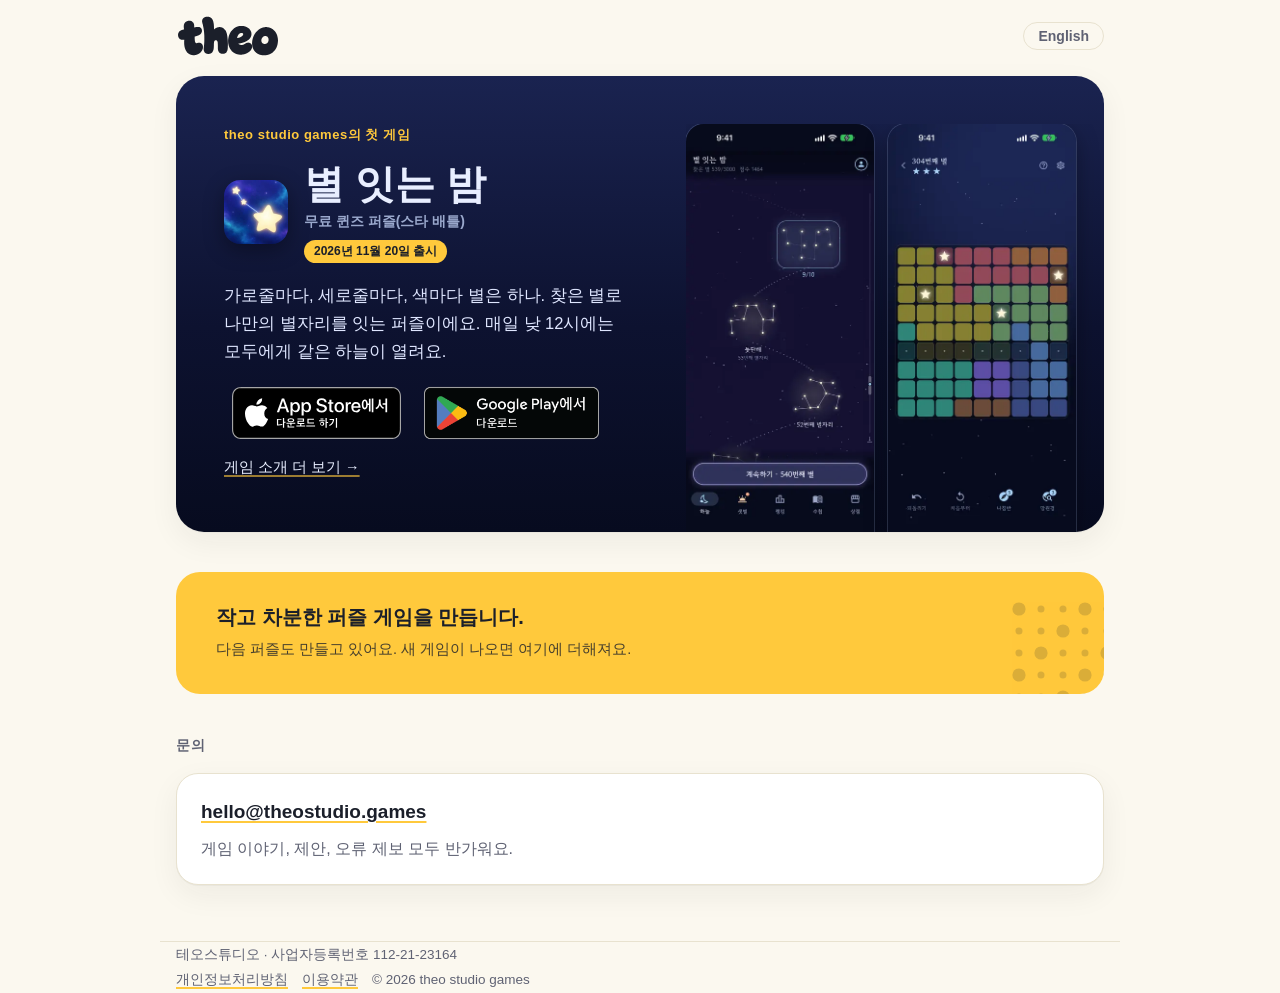
<file: index.html>
<!doctype html>
<html lang="ko">
<head>
<meta charset="utf-8">
<meta name="viewport" content="width=device-width, initial-scale=1">
<title>theo studio games</title>
<meta name="description" content="작고 차분한 퍼즐 게임을 만듭니다.">
<meta name="color-scheme" content="light dark">
<meta name="theme-color" content="#fbf8ef" media="(prefers-color-scheme: light)">
<meta name="theme-color" content="#13161f" media="(prefers-color-scheme: dark)">
<link rel="icon" href="favicon.ico" sizes="any">
<link rel="icon" href="favicon.svg" type="image/svg+xml">
<link rel="apple-touch-icon" href="apple-touch-icon.png">
<link rel="manifest" href="site.webmanifest">
<link rel="stylesheet" href="style.css">
<meta property="og:title" content="theo studio games">
<meta property="og:description" content="작고 차분한 퍼즐 게임을 만듭니다.">
<meta property="og:image" content="https://theostudio.games/icon-512.png">
<link rel="canonical" href="https://theostudio.games/">
<link rel="alternate" hreflang="ko" href="https://theostudio.games/">
<link rel="alternate" hreflang="en" href="https://theostudio.games/en/">
<link rel="alternate" hreflang="x-default" href="https://theostudio.games/">
<meta property="og:url" content="https://theostudio.games/">
<meta property="og:type" content="website">
<meta property="og:site_name" content="theo studio games">
<meta name="twitter:card" content="summary">
<script type="application/ld+json">{"@context": "https://schema.org", "@type": "WebSite", "name": "theo studio games", "url": "https://theostudio.games/", "inLanguage": "ko", "publisher": {"@type": "Organization", "name": "theo studio games", "alternateName": "테오스튜디오", "url": "https://theostudio.games/", "logo": "https://theostudio.games/icon-512.png", "email": "hello@theostudio.games"}}</script>
<script src="/stores.js" defer></script>
</head>
<body><div class="wrap"><header class="top">
  <a class="logo" href="./" aria-label="theo studio games"><img class="on-light" src="img/theo-navy.svg" alt="theo" width="120" height="40"><img class="on-dark" src="img/theo-yellow.svg" alt="theo" width="120" height="40"></a>
  <a class="lang" href="en/" hreflang="en" lang="en">English</a>
</header></div>
<main class="wrap">
  <article class="game hero-game"><div class="hg-text">
    <p class="eyebrow">theo studio games의 첫 게임</p>
    <div class="game-head"><img src="img/starnight-icon.webp" alt="" width="64" height="64"><div><h1><a href="starnight/">별 잇는 밤</a></h1><span class="kw">무료 퀸즈 퍼즐(스타 배틀)</span><span class="badge">2026년 11월 20일 출시</span></div></div>
    <p class="game-desc">가로줄마다, 세로줄마다, 색마다 별은 하나. 찾은 별로 나만의 별자리를 잇는 퍼즐이에요. 매일 낮 12시에는 모두에게 같은 하늘이 열려요.</p>
    <div class="stores big"><a class="store has-badge" data-store="ios" href="https://apps.apple.com/app/id6829614015" rel="noopener"><img class="badge-img" src="img/badge-appstore-ko.svg" alt="App Store에서 다운로드하기" width="129.7" height="40"><span class="txt">App Store</span></a><a class="store has-badge" data-store="android" href="https://play.google.com/store/apps/details?id=com.theostudio.starnight" rel="noopener"><img class="badge-img" src="img/badge-googleplay-ko.png" alt="Google Play에서 다운로드" width="646" height="250"><span class="txt">Google Play</span></a></div>
    <p class="more"><a href="starnight/">게임 소개 더 보기 →</a></p>
  </div><div class="shots"><figure><img src="img/starnight-sky-ko.webp" alt="지평선 위로 이어지는 300개의 별자리" width="390" height="847" loading="lazy"><figcaption>지평선 위로 이어지는 300개의 별자리</figcaption></figure><figure><img src="img/starnight-board-ko.webp" alt="가로줄·세로줄·색마다 별은 하나" width="390" height="847" loading="lazy"><figcaption>가로줄·세로줄·색마다 별은 하나</figcaption></figure><figure><img src="img/starnight-constellation-ko.webp" alt="찾은 별 10개로 나만의 별자리" width="390" height="847" loading="lazy"><figcaption>찾은 별 10개로 나만의 별자리</figcaption></figure><figure><img src="img/starnight-daily-ko.webp" alt="매일 낮 12시, 오늘의 샛별" width="390" height="847" loading="lazy"><figcaption>매일 낮 12시, 오늘의 샛별</figcaption></figure></div></article>

  <section class="studio"><h2>작고 차분한 퍼즐 게임을 만듭니다.</h2><p>다음 퍼즐도 만들고 있어요. 새 게임이 나오면 여기에 더해져요.</p><svg class="dots" viewBox="0 0 100 100" aria-hidden="true"><g fill="#1b1f2a"><circle cx="10" cy="10" r="6"/><circle cx="10" cy="30" r="3.2"/><circle cx="10" cy="50" r="3.2"/><circle cx="10" cy="70" r="6"/><circle cx="10" cy="90" r="3.2"/><circle cx="30" cy="10" r="3.2"/><circle cx="30" cy="30" r="3.2"/><circle cx="30" cy="50" r="6"/><circle cx="30" cy="70" r="3.2"/><circle cx="30" cy="90" r="3.2"/><circle cx="50" cy="10" r="3.2"/><circle cx="50" cy="30" r="6"/><circle cx="50" cy="50" r="3.2"/><circle cx="50" cy="70" r="3.2"/><circle cx="50" cy="90" r="6"/><circle cx="70" cy="10" r="6"/><circle cx="70" cy="30" r="3.2"/><circle cx="70" cy="50" r="3.2"/><circle cx="70" cy="70" r="6"/><circle cx="70" cy="90" r="3.2"/><circle cx="90" cy="10" r="3.2"/><circle cx="90" cy="30" r="3.2"/><circle cx="90" cy="50" r="6"/><circle cx="90" cy="70" r="3.2"/><circle cx="90" cy="90" r="3.2"/></g></svg></section>

  <section class="sec" aria-labelledby="contact"><h2 id="contact">문의</h2>
    <div class="contact"><p><a href="mailto:hello@theostudio.games">hello@theostudio.games</a></p><p style="margin-top:6px;color:var(--muted)">게임 이야기, 제안, 오류 제보 모두 반가워요.</p></div>
  </section>
</main>
<footer class="wrap foot"><div class="row"><span>테오스튜디오 · 사업자등록번호 112-21-23164</span></div><div class="row"><a href="starnight/privacy/">개인정보처리방침</a><a href="starnight/terms/">이용약관</a><span>© 2026 theo studio games</span></div></footer>
</body>
</html>
</file>
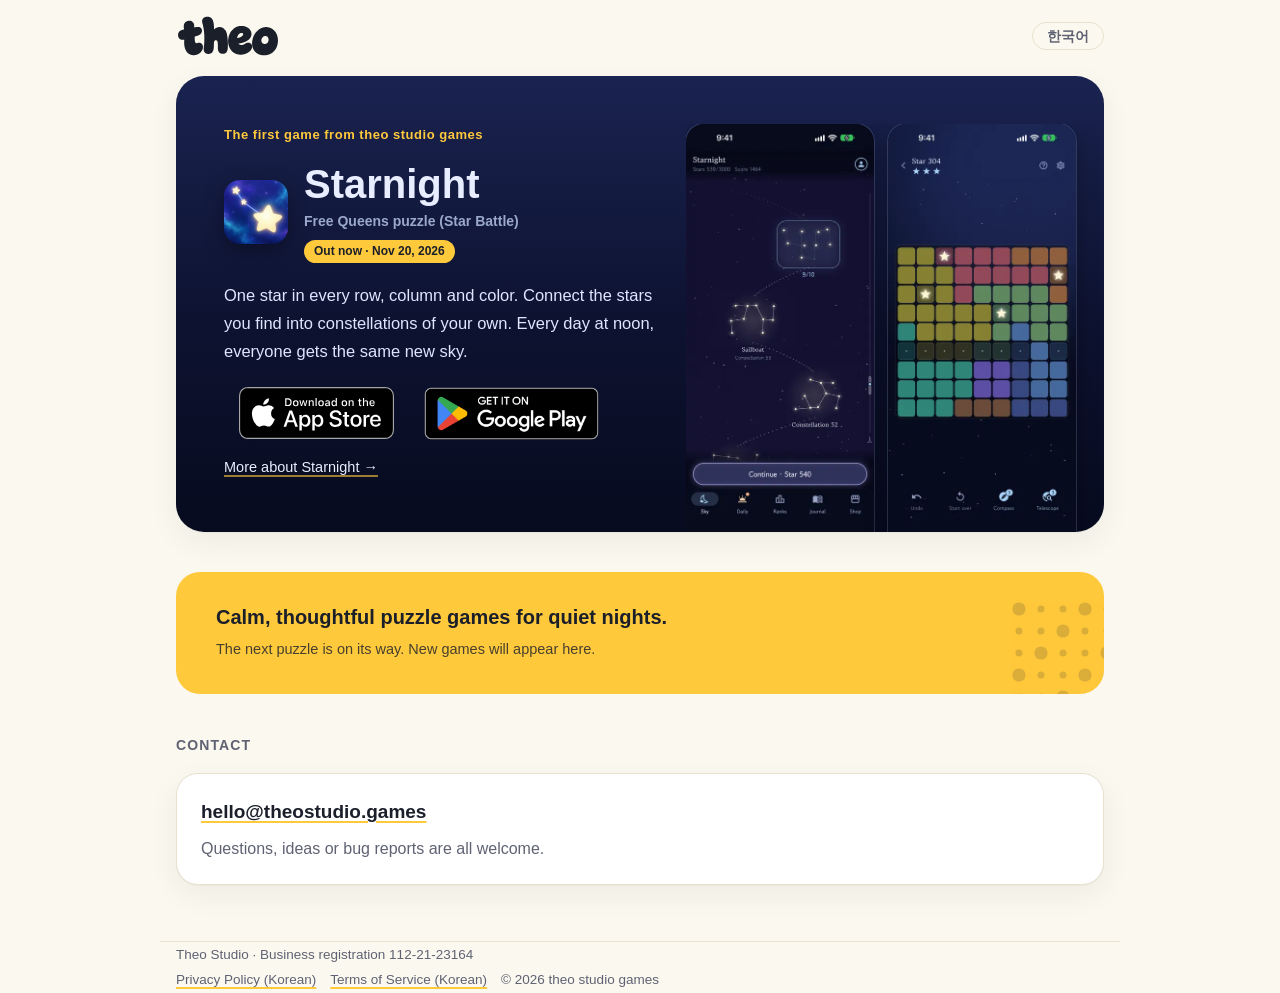
<file: en/index.html>
<!doctype html>
<html lang="en">
<head>
<meta charset="utf-8">
<meta name="viewport" content="width=device-width, initial-scale=1">
<title>theo studio games</title>
<meta name="description" content="Calm, thoughtful puzzle games for quiet nights.">
<meta name="color-scheme" content="light dark">
<meta name="theme-color" content="#fbf8ef" media="(prefers-color-scheme: light)">
<meta name="theme-color" content="#13161f" media="(prefers-color-scheme: dark)">
<link rel="icon" href="../favicon.ico" sizes="any">
<link rel="icon" href="../favicon.svg" type="image/svg+xml">
<link rel="apple-touch-icon" href="../apple-touch-icon.png">
<link rel="manifest" href="../site.webmanifest">
<link rel="stylesheet" href="../style.css">
<meta property="og:title" content="theo studio games">
<meta property="og:description" content="Calm, thoughtful puzzle games for quiet nights.">
<meta property="og:image" content="https://theostudio.games/icon-512.png">
<link rel="canonical" href="https://theostudio.games/en/">
<link rel="alternate" hreflang="ko" href="https://theostudio.games/">
<link rel="alternate" hreflang="en" href="https://theostudio.games/en/">
<link rel="alternate" hreflang="x-default" href="https://theostudio.games/">
<meta property="og:url" content="https://theostudio.games/en/">
<meta property="og:type" content="website">
<meta property="og:site_name" content="theo studio games">
<meta name="twitter:card" content="summary">
<script type="application/ld+json">{"@context": "https://schema.org", "@type": "WebSite", "name": "theo studio games", "url": "https://theostudio.games/", "inLanguage": "en", "publisher": {"@type": "Organization", "name": "theo studio games", "alternateName": "테오스튜디오", "url": "https://theostudio.games/", "logo": "https://theostudio.games/icon-512.png", "email": "hello@theostudio.games"}}</script>
<script src="/stores.js" defer></script>
</head>
<body><div class="wrap"><header class="top">
  <a class="logo" href="./" aria-label="theo studio games"><img class="on-light" src="../img/theo-navy.svg" alt="theo" width="120" height="40"><img class="on-dark" src="../img/theo-yellow.svg" alt="theo" width="120" height="40"></a>
  <a class="lang" href="../" hreflang="ko" lang="ko">한국어</a>
</header></div>
<main class="wrap">
  <article class="game hero-game"><div class="hg-text">
    <p class="eyebrow">The first game from theo studio games</p>
    <div class="game-head"><img src="../img/starnight-icon.webp" alt="" width="64" height="64"><div><h1><a href="../en/starnight/">Starnight</a></h1><span class="kw">Free Queens puzzle (Star Battle)</span><span class="badge">Out now · Nov 20, 2026</span></div></div>
    <p class="game-desc">One star in every row, column and color. Connect the stars you find into constellations of your own. Every day at noon, everyone gets the same new sky.</p>
    <div class="stores big"><a class="store has-badge" data-store="ios" href="https://apps.apple.com/app/id6829614015" rel="noopener"><img class="badge-img" src="../img/badge-appstore-en.svg" alt="Download on the App Store" width="119.66" height="40"><span class="txt">App Store</span></a><a class="store has-badge" data-store="android" href="https://play.google.com/store/apps/details?id=com.theostudio.starnight" rel="noopener"><img class="badge-img" src="../img/badge-googleplay-en.png" alt="Get it on Google Play" width="646" height="250"><span class="txt">Google Play</span></a></div>
    <p class="more"><a href="../en/starnight/">More about Starnight →</a></p>
  </div><div class="shots"><figure><img src="../img/starnight-sky-en.webp" alt="300 constellations rising above the horizon" width="390" height="847" loading="lazy"><figcaption>300 constellations rising above the horizon</figcaption></figure><figure><img src="../img/starnight-board-en.webp" alt="One star in every row, column and color" width="390" height="847" loading="lazy"><figcaption>One star in every row, column and color</figcaption></figure><figure><img src="../img/starnight-constellation-en.webp" alt="Turn 10 stars into your own constellation" width="390" height="847" loading="lazy"><figcaption>Turn 10 stars into your own constellation</figcaption></figure><figure><img src="../img/starnight-daily-en.webp" alt="A new daily sky at noon" width="390" height="847" loading="lazy"><figcaption>A new daily sky at noon</figcaption></figure></div></article>

  <section class="studio"><h2>Calm, thoughtful puzzle games for quiet nights.</h2><p>The next puzzle is on its way. New games will appear here.</p><svg class="dots" viewBox="0 0 100 100" aria-hidden="true"><g fill="#1b1f2a"><circle cx="10" cy="10" r="6"/><circle cx="10" cy="30" r="3.2"/><circle cx="10" cy="50" r="3.2"/><circle cx="10" cy="70" r="6"/><circle cx="10" cy="90" r="3.2"/><circle cx="30" cy="10" r="3.2"/><circle cx="30" cy="30" r="3.2"/><circle cx="30" cy="50" r="6"/><circle cx="30" cy="70" r="3.2"/><circle cx="30" cy="90" r="3.2"/><circle cx="50" cy="10" r="3.2"/><circle cx="50" cy="30" r="6"/><circle cx="50" cy="50" r="3.2"/><circle cx="50" cy="70" r="3.2"/><circle cx="50" cy="90" r="6"/><circle cx="70" cy="10" r="6"/><circle cx="70" cy="30" r="3.2"/><circle cx="70" cy="50" r="3.2"/><circle cx="70" cy="70" r="6"/><circle cx="70" cy="90" r="3.2"/><circle cx="90" cy="10" r="3.2"/><circle cx="90" cy="30" r="3.2"/><circle cx="90" cy="50" r="6"/><circle cx="90" cy="70" r="3.2"/><circle cx="90" cy="90" r="3.2"/></g></svg></section>

  <section class="sec" aria-labelledby="contact"><h2 id="contact">Contact</h2>
    <div class="contact"><p><a href="mailto:hello@theostudio.games">hello@theostudio.games</a></p><p style="margin-top:6px;color:var(--muted)">Questions, ideas or bug reports are all welcome.</p></div>
  </section>
</main>
<footer class="wrap foot"><div class="row"><span>Theo Studio · Business registration 112-21-23164</span></div><div class="row"><a href="../starnight/privacy/">Privacy Policy (Korean)</a><a href="../starnight/terms/">Terms of Service (Korean)</a><span>© 2026 theo studio games</span></div></footer>
</body>
</html>
</file>
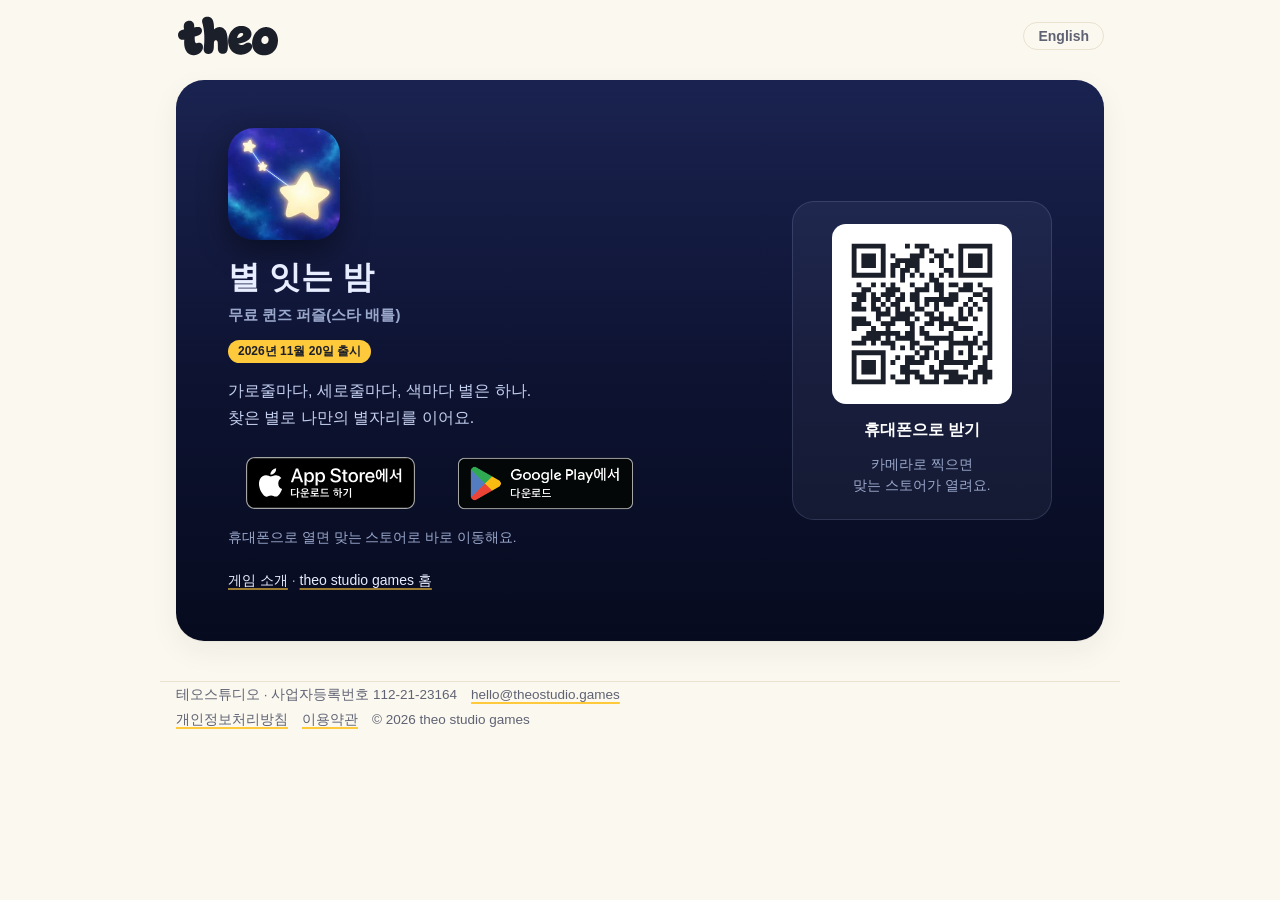
<file: get/index.html>
<!doctype html>
<html lang="ko">
<head>
<meta charset="utf-8">
<meta name="viewport" content="width=device-width, initial-scale=1">
<title>별 잇는 밤 받기 · theo studio games</title>
<meta name="description" content="별 잇는 밤을 App Store 또는 Google Play에서 받으세요. 휴대폰으로 열면 맞는 스토어로 바로 이동해요.">
<meta name="color-scheme" content="light dark">
<meta name="theme-color" content="#fbf8ef" media="(prefers-color-scheme: light)">
<meta name="theme-color" content="#13161f" media="(prefers-color-scheme: dark)">
<link rel="icon" href="/favicon.ico" sizes="any">
<link rel="icon" href="/favicon.svg" type="image/svg+xml">
<link rel="apple-touch-icon" href="/apple-touch-icon.png">
<link rel="stylesheet" href="/style.css">
<link rel="canonical" href="https://theostudio.games/get/">
<link rel="alternate" hreflang="ko" href="https://theostudio.games/get/">
<link rel="alternate" hreflang="en" href="https://theostudio.games/en/get/">
<link rel="alternate" hreflang="x-default" href="https://theostudio.games/get/">
<meta property="og:title" content="별 잇는 밤 · Starnight">
<meta property="og:description" content="가로줄마다, 세로줄마다, 색마다 별은 하나. 별을 찾아 나만의 별자리를 잇는 퍼즐 게임.">
<meta property="og:image" content="https://theostudio.games/icon-512.png">
<meta property="og:url" content="https://theostudio.games/get/">
<meta name="twitter:card" content="summary">
<script src="/stores.js"></script>
<script>
(function () {
  var s = window.STARNIGHT_STORES, ua = navigator.userAgent || "";
  var ios = /iPhone|iPad|iPod/.test(ua) || (/Macintosh/.test(ua) && navigator.maxTouchPoints > 1);
  var android = /Android/.test(ua);
  var c = ios ? s.ios : android ? s.android : null;
  if (c && c.live) location.replace(c.url);
})();
</script>
</head>
<body><div class="wrap"><header class="top">
  <a class="logo" href="/" aria-label="theo studio games"><img class="on-light" src="/img/theo-navy.svg" alt="theo" width="120" height="40"><img class="on-dark" src="/img/theo-yellow.svg" alt="theo" width="120" height="40"></a>
  <a class="lang" href="/en/get/" hreflang="en" lang="en">English</a>
</header></div>
<main class="wrap">
  <article class="game land"><div>
    <img class="ic" src="/img/starnight-icon.webp" alt="" width="112" height="112">
    <h1>별 잇는 밤</h1><span class="kw">무료 퀸즈 퍼즐(스타 배틀)</span><span class="badge">2026년 11월 20일 출시</span>
    <p class="one">가로줄마다, 세로줄마다, 색마다 별은 하나.<br>찾은 별로 나만의 별자리를 이어요.</p>
    <div class="stores big"><a class="store has-badge" data-store="ios" href="https://apps.apple.com/app/id6829614015" rel="noopener"><img class="badge-img" src="/img/badge-appstore-ko.svg" alt="App Store에서 다운로드하기" width="129.7" height="40"><span class="txt">App Store</span></a><a class="store has-badge" data-store="android" href="https://play.google.com/store/apps/details?id=com.theostudio.starnight" rel="noopener"><img class="badge-img" src="/img/badge-googleplay-ko.png" alt="Google Play에서 다운로드" width="646" height="250"><span class="txt">Google Play</span></a></div>
    <p class="note"><span class="note-live">휴대폰으로 열면 맞는 스토어로 바로 이동해요.</span></p>
    <p class="links"><a href="/starnight/">게임 소개</a> · <a href="/">theo studio games 홈</a></p>
  </div>
  <div class="qr"><div class="code"><img src="/img/get-qr.svg" alt="theostudio.games/get QR 코드" width="180" height="180"></div><b>휴대폰으로 받기</b><span>카메라로 찍으면<br>맞는 스토어가 열려요.</span></div></article>
</main>
<footer class="wrap foot"><div class="row"><span>테오스튜디오 · 사업자등록번호 112-21-23164</span><a href="mailto:hello@theostudio.games">hello@theostudio.games</a></div><div class="row"><a href="/starnight/privacy/">개인정보처리방침</a><a href="/starnight/terms/">이용약관</a><span>© 2026 theo studio games</span></div></footer>
<script>
document.querySelectorAll("[data-store]").forEach(function (a) {
  var c = window.STARNIGHT_STORES[a.getAttribute("data-store")];
  if (c && c.live) { a.href = c.url; a.removeAttribute("aria-disabled"); var s = a.querySelector("[data-soon]"); if (s) s.remove(); document.querySelectorAll("[data-launch-badge]").forEach(function (b) { b.remove(); }); document.documentElement.classList.add("is-live"); }
});
</script>
</body>
</html>
</file>
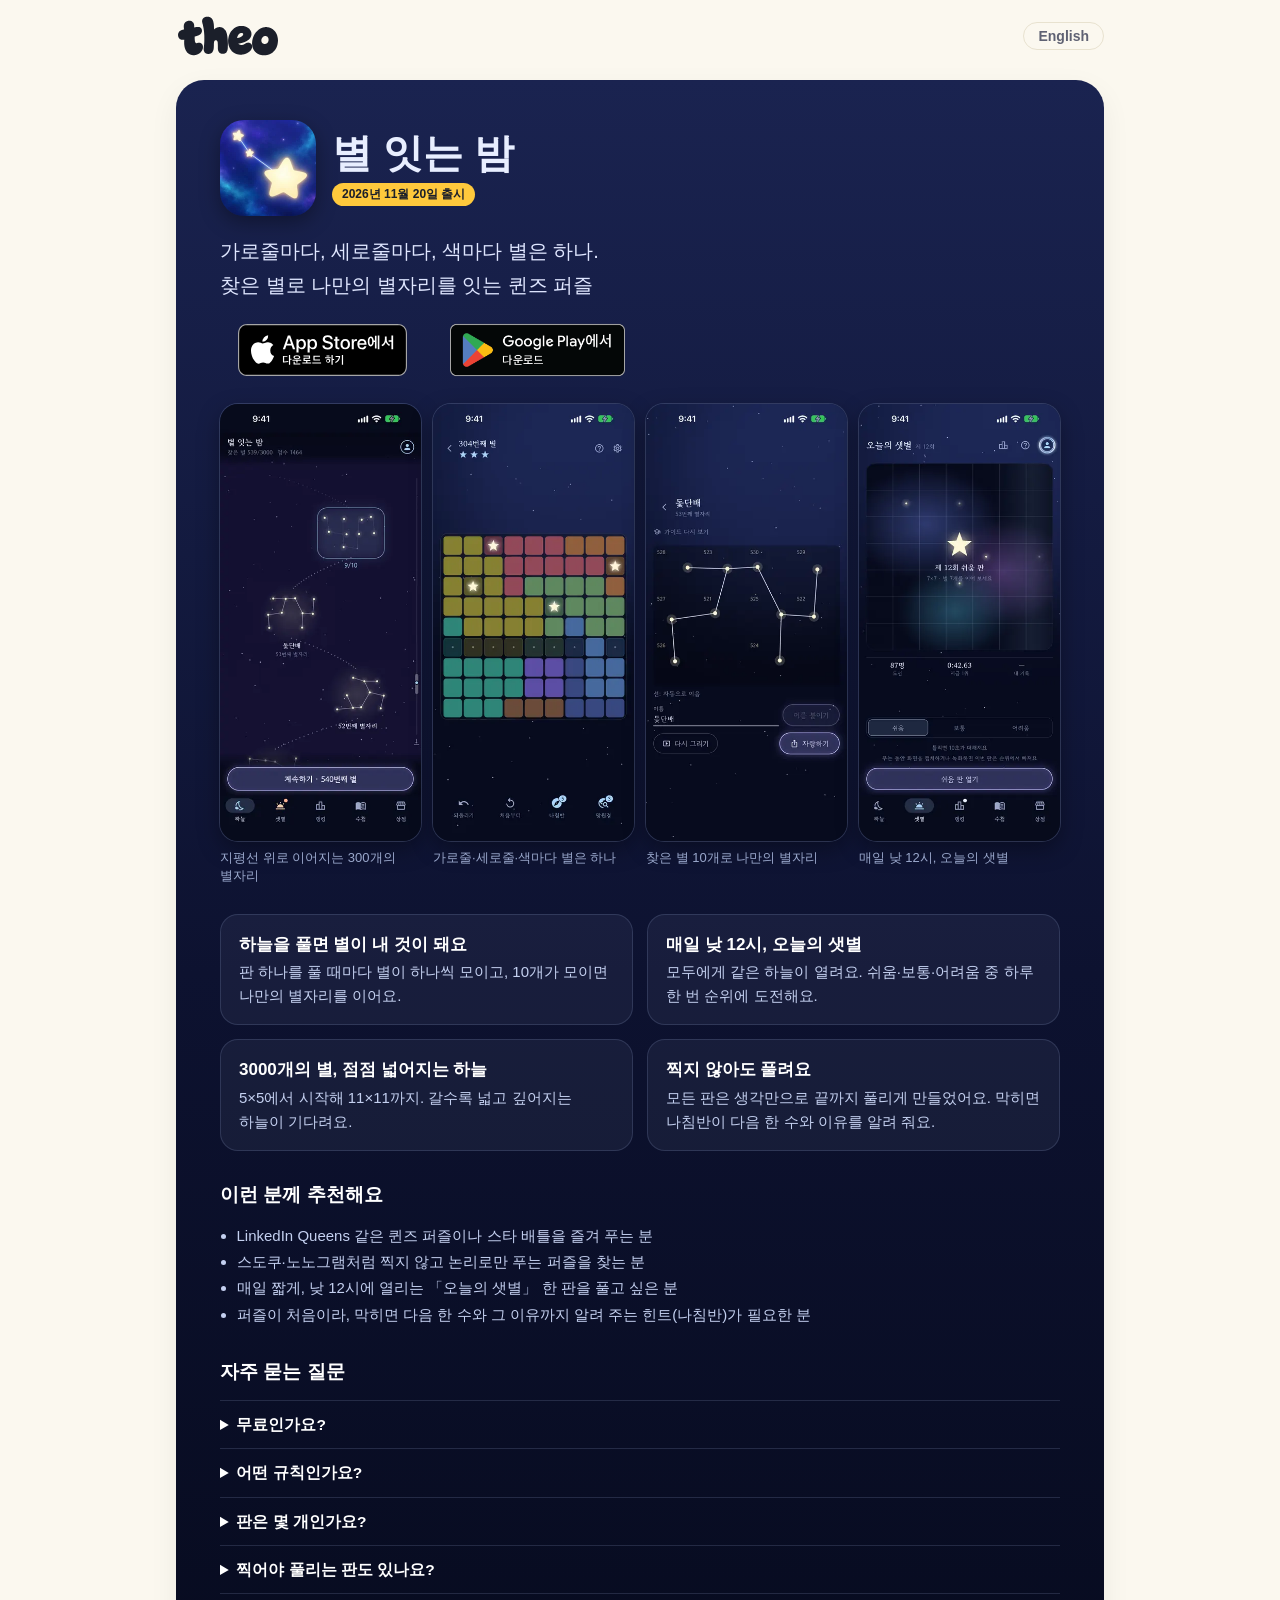
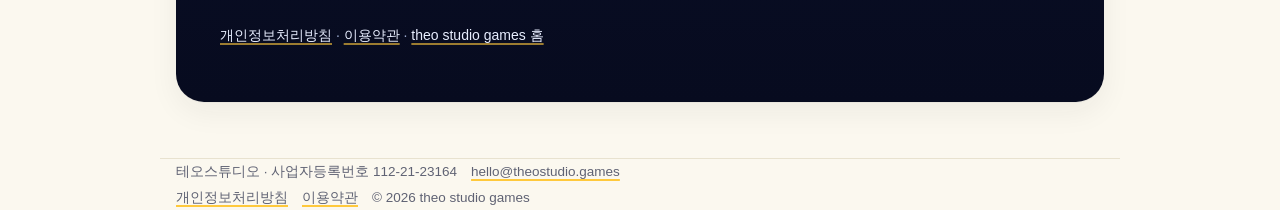
<file: starnight/index.html>
<!doctype html>
<html lang="ko">
<head>
<meta charset="utf-8">
<meta name="viewport" content="width=device-width, initial-scale=1">
<title>별 잇는 밤 · theo studio games</title>
<meta name="description" content="가로줄마다, 세로줄마다, 색마다 별은 하나. 퀸즈 퍼즐(스타 배틀) 규칙으로 별을 찾아 나만의 별자리를 잇는 무료 퍼즐 게임이에요. 매일 낮 12시에는 모두에게 같은 하늘이 열려요.">
<meta name="color-scheme" content="light dark">
<meta name="theme-color" content="#fbf8ef" media="(prefers-color-scheme: light)">
<meta name="theme-color" content="#13161f" media="(prefers-color-scheme: dark)">
<link rel="icon" href="../favicon.ico" sizes="any">
<link rel="icon" href="../favicon.svg" type="image/svg+xml">
<link rel="apple-touch-icon" href="../apple-touch-icon.png">
<link rel="manifest" href="../site.webmanifest">
<link rel="stylesheet" href="../style.css">
<meta property="og:title" content="별 잇는 밤 · theo studio games">
<meta property="og:description" content="가로줄마다, 세로줄마다, 색마다 별은 하나. 퀸즈 퍼즐(스타 배틀) 규칙으로 별을 찾아 나만의 별자리를 잇는 무료 퍼즐 게임이에요. 매일 낮 12시에는 모두에게 같은 하늘이 열려요.">
<meta property="og:image" content="https://theostudio.games/icon-512.png">
<link rel="canonical" href="https://theostudio.games/starnight/">
<link rel="alternate" hreflang="ko" href="https://theostudio.games/starnight/">
<link rel="alternate" hreflang="en" href="https://theostudio.games/en/starnight/">
<link rel="alternate" hreflang="x-default" href="https://theostudio.games/starnight/">
<meta property="og:url" content="https://theostudio.games/starnight/">
<meta property="og:type" content="website">
<meta property="og:site_name" content="theo studio games">
<meta name="twitter:card" content="summary">
<script type="application/ld+json">{"@context": "https://schema.org", "@type": "MobileApplication", "name": "별 잇는 밤", "alternateName": ["Starnight", "별 잇는 밤", "Starnight: Constellation Queens Puzzle", "Starnight: Queens Puzzle", "Starry Night: Queens Puzzle"], "description": "가로줄마다, 세로줄마다, 색마다 별은 하나. 퀸즈 퍼즐(스타 배틀) 규칙으로 별을 찾아 나만의 별자리를 잇는 무료 퍼즐 게임이에요. 매일 낮 12시에는 모두에게 같은 하늘이 열려요.", "url": "https://theostudio.games/starnight/", "image": "https://theostudio.games/icon-512.png", "screenshot": ["https://theostudio.games/img/starnight-sky-ko.webp", "https://theostudio.games/img/starnight-board-ko.webp", "https://theostudio.games/img/starnight-constellation-ko.webp", "https://theostudio.games/img/starnight-daily-ko.webp"], "applicationCategory": "GameApplication", "applicationSubCategory": "Puzzle", "genre": ["Puzzle", "Logic puzzle", "Queens puzzle", "Star Battle"], "operatingSystem": "Android, iOS", "inLanguage": ["ko", "en"], "offers": {"@type": "Offer", "price": "0", "priceCurrency": "KRW"}, "publisher": {"@type": "Organization", "name": "theo studio games", "alternateName": "테오스튜디오", "url": "https://theostudio.games/", "logo": "https://theostudio.games/icon-512.png", "email": "hello@theostudio.games"}, "datePublished": "2026-11-20", "sameAs": ["https://apps.apple.com/app/id6829614015", "https://play.google.com/store/apps/details?id=com.theostudio.starnight"], "downloadUrl": ["https://apps.apple.com/app/id6829614015", "https://play.google.com/store/apps/details?id=com.theostudio.starnight"]}</script>
<script type="application/ld+json">{"@context": "https://schema.org", "@type": "FAQPage", "url": "https://theostudio.games/starnight/", "mainEntity": [{"@type": "Question", "name": "무료인가요?", "acceptedAnswer": {"@type": "Answer", "text": "네, 무료로 받아 모든 판을 즐길 수 있어요. 광고가 나오며, 앱 안에서 「광고 평생 제거」를 한 번 구매할 수 있어요(한국 ₩9,900, 다른 나라는 스토어 현지 가격)."}}, {"@type": "Question", "name": "어떤 규칙인가요?", "acceptedAnswer": {"@type": "Answer", "text": "가로줄마다 별은 하나예요. 세로줄마다 별은 하나예요. 색마다 별은 하나예요. 별끼리는 붙을 수 없어요. 대각선도 안 돼요. 퀸즈 퍼즐(스타 배틀)과 같은 방식이에요."}}, {"@type": "Question", "name": "판은 몇 개인가요?", "acceptedAnswer": {"@type": "Answer", "text": "3000개의 별(판)이 있고, 5×5에서 시작해 11×11까지 넓어져요. 별 10개를 모을 때마다 별자리가 하나 이어져 300개의 별자리가 돼요."}}, {"@type": "Question", "name": "찍어야 풀리는 판도 있나요?", "acceptedAnswer": {"@type": "Answer", "text": "없어요. 모든 판은 논리만으로 끝까지 풀리게 만들었어요. 막히면 나침반이 다음 한 수와 이유를 알려 줘요."}}]}</script>
<script src="/stores.js" defer></script>
</head>
<body><div class="wrap"><header class="top">
  <a class="logo" href="../" aria-label="theo studio games"><img class="on-light" src="../img/theo-navy.svg" alt="theo" width="120" height="40"><img class="on-dark" src="../img/theo-yellow.svg" alt="theo" width="120" height="40"></a>
  <a class="lang" href="../en/starnight/" hreflang="en" lang="en">English</a>
</header></div>
<main class="wrap">
  <article class="game solo">
    <div class="game-head"><img src="../img/starnight-icon.webp" alt="" width="96" height="96"><div><h1>별 잇는 밤</h1><span class="badge">2026년 11월 20일 출시</span></div></div>
    <p class="game-desc lead">가로줄마다, 세로줄마다, 색마다 별은 하나.<br>찾은 별로 나만의 별자리를 잇는 퀸즈 퍼즐</p>
    <div class="stores big"><a class="store has-badge" data-store="ios" href="https://apps.apple.com/app/id6829614015" rel="noopener"><img class="badge-img" src="../img/badge-appstore-ko.svg" alt="App Store에서 다운로드하기" width="129.7" height="40"><span class="txt">App Store</span></a><a class="store has-badge" data-store="android" href="https://play.google.com/store/apps/details?id=com.theostudio.starnight" rel="noopener"><img class="badge-img" src="../img/badge-googleplay-ko.png" alt="Google Play에서 다운로드" width="646" height="250"><span class="txt">Google Play</span></a></div>
    <div class="shots"><figure><img src="../img/starnight-sky-ko.webp" alt="지평선 위로 이어지는 300개의 별자리" width="390" height="847" loading="lazy"><figcaption>지평선 위로 이어지는 300개의 별자리</figcaption></figure><figure><img src="../img/starnight-board-ko.webp" alt="가로줄·세로줄·색마다 별은 하나" width="390" height="847" loading="lazy"><figcaption>가로줄·세로줄·색마다 별은 하나</figcaption></figure><figure><img src="../img/starnight-constellation-ko.webp" alt="찾은 별 10개로 나만의 별자리" width="390" height="847" loading="lazy"><figcaption>찾은 별 10개로 나만의 별자리</figcaption></figure><figure><img src="../img/starnight-daily-ko.webp" alt="매일 낮 12시, 오늘의 샛별" width="390" height="847" loading="lazy"><figcaption>매일 낮 12시, 오늘의 샛별</figcaption></figure></div>
    <ul class="feats"><li><b>하늘을 풀면 별이 내 것이 돼요</b>판 하나를 풀 때마다 별이 하나씩 모이고, 10개가 모이면 나만의 별자리를 이어요.</li><li><b>매일 낮 12시, 오늘의 샛별</b>모두에게 같은 하늘이 열려요. 쉬움·보통·어려움 중 하루 한 번 순위에 도전해요.</li><li><b>3000개의 별, 점점 넓어지는 하늘</b>5×5에서 시작해 11×11까지. 갈수록 넓고 깊어지는 하늘이 기다려요.</li><li><b>찍지 않아도 풀려요</b>모든 판은 생각만으로 끝까지 풀리게 만들었어요. 막히면 나침반이 다음 한 수와 이유를 알려 줘요.</li></ul>
    <section class="recommend"><h2>이런 분께 추천해요</h2><ul><li>LinkedIn Queens 같은 퀸즈 퍼즐이나 스타 배틀을 즐겨 푸는 분</li><li>스도쿠·노노그램처럼 찍지 않고 논리로만 푸는 퍼즐을 찾는 분</li><li>매일 짧게, 낮 12시에 열리는 「오늘의 샛별」 한 판을 풀고 싶은 분</li><li>퍼즐이 처음이라, 막히면 다음 한 수와 그 이유까지 알려 주는 힌트(나침반)가 필요한 분</li></ul></section>
    <section class="faq"><h2>자주 묻는 질문</h2><details><summary>무료인가요?</summary><p>네, 무료로 받아 모든 판을 즐길 수 있어요.<br>광고가 나오며, 앱 안에서 「광고 평생 제거」를 한 번 구매할 수 있어요(한국 ₩9,900, 다른 나라는 스토어 현지 가격).</p></details><details><summary>어떤 규칙인가요?</summary><p>가로줄마다 별은 하나예요.<br>세로줄마다 별은 하나예요.<br>색마다 별은 하나예요.<br>별끼리는 붙을 수 없어요.<br>대각선도 안 돼요.<br>퀸즈 퍼즐(스타 배틀)과 같은 방식이에요.</p></details><details><summary>판은 몇 개인가요?</summary><p>3000개의 별(판)이 있고, 5×5에서 시작해 11×11까지 넓어져요.<br>별 10개를 모을 때마다 별자리가 하나 이어져 300개의 별자리가 돼요.</p></details><details><summary>찍어야 풀리는 판도 있나요?</summary><p>없어요.<br>모든 판은 논리만으로 끝까지 풀리게 만들었어요.<br>막히면 나침반이 다음 한 수와 이유를 알려 줘요.</p></details></section>
    <p class="game-links"><a href="../starnight/privacy/">개인정보처리방침</a> · <a href="../starnight/terms/">이용약관</a> · <a href="../">theo studio games 홈</a></p>
  </article>
</main>
<footer class="wrap foot"><div class="row"><span>테오스튜디오 · 사업자등록번호 112-21-23164</span><a href="mailto:hello@theostudio.games">hello@theostudio.games</a></div><div class="row"><a href="../starnight/privacy/">개인정보처리방침</a><a href="../starnight/terms/">이용약관</a><span>© 2026 theo studio games</span></div></footer>
</body>
</html>
</file>
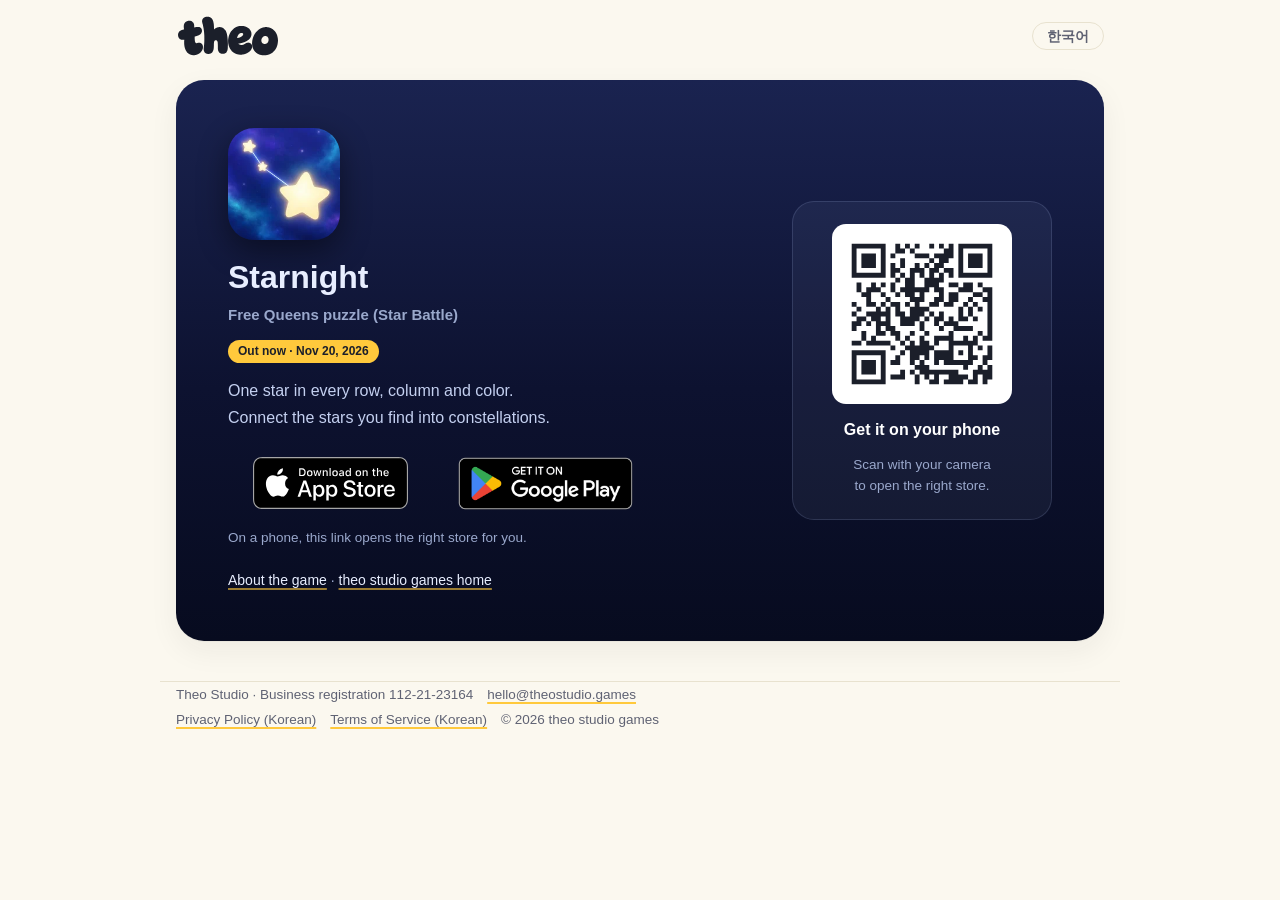
<file: en/get/index.html>
<!doctype html>
<html lang="en">
<head>
<meta charset="utf-8">
<meta name="viewport" content="width=device-width, initial-scale=1">
<title>Get Starnight · theo studio games</title>
<meta name="description" content="Get Starnight, a free Queens puzzle (Star Battle), on the App Store or Google Play. On a phone, this link opens the right store for you.">
<meta name="color-scheme" content="light dark">
<meta name="theme-color" content="#fbf8ef" media="(prefers-color-scheme: light)">
<meta name="theme-color" content="#13161f" media="(prefers-color-scheme: dark)">
<link rel="icon" href="/favicon.ico" sizes="any">
<link rel="icon" href="/favicon.svg" type="image/svg+xml">
<link rel="apple-touch-icon" href="/apple-touch-icon.png">
<link rel="stylesheet" href="/style.css">
<link rel="canonical" href="https://theostudio.games/en/get/">
<link rel="alternate" hreflang="ko" href="https://theostudio.games/get/">
<link rel="alternate" hreflang="en" href="https://theostudio.games/en/get/">
<link rel="alternate" hreflang="x-default" href="https://theostudio.games/get/">
<meta property="og:title" content="Starnight · theo studio games">
<meta property="og:description" content="One star in every row, column and color. Connect the stars you find into constellations of your own.">
<meta property="og:image" content="https://theostudio.games/icon-512.png">
<meta property="og:url" content="https://theostudio.games/en/get/">
<meta name="twitter:card" content="summary">
<script src="/stores.js"></script>
<script>
(function () {
  var s = window.STARNIGHT_STORES, ua = navigator.userAgent || "";
  var ios = /iPhone|iPad|iPod/.test(ua) || (/Macintosh/.test(ua) && navigator.maxTouchPoints > 1);
  var android = /Android/.test(ua);
  var c = ios ? s.ios : android ? s.android : null;
  if (c && c.live) location.replace(c.url);
})();
</script>
</head>
<body><div class="wrap"><header class="top">
  <a class="logo" href="/" aria-label="theo studio games"><img class="on-light" src="/img/theo-navy.svg" alt="theo" width="120" height="40"><img class="on-dark" src="/img/theo-yellow.svg" alt="theo" width="120" height="40"></a>
  <a class="lang" href="/get/" hreflang="ko" lang="ko">한국어</a>
</header></div>
<main class="wrap">
  <article class="game land"><div>
    <img class="ic" src="/img/starnight-icon.webp" alt="" width="112" height="112">
    <h1>Starnight</h1><span class="kw">Free Queens puzzle (Star Battle)</span><span class="badge">Out now · Nov 20, 2026</span>
    <p class="one">One star in every row, column and color.<br>Connect the stars you find into constellations.</p>
    <div class="stores big"><a class="store has-badge" data-store="ios" href="https://apps.apple.com/app/id6829614015" rel="noopener"><img class="badge-img" src="/img/badge-appstore-en.svg" alt="Download on the App Store" width="119.66" height="40"><span class="txt">App Store</span></a><a class="store has-badge" data-store="android" href="https://play.google.com/store/apps/details?id=com.theostudio.starnight" rel="noopener"><img class="badge-img" src="/img/badge-googleplay-en.png" alt="Get it on Google Play" width="646" height="250"><span class="txt">Google Play</span></a></div>
    <p class="note"><span class="note-live">On a phone, this link opens the right store for you.</span></p>
    <p class="links"><a href="/en/starnight/">About the game</a> · <a href="/en/">theo studio games home</a></p>
  </div>
  <div class="qr"><div class="code"><img src="/img/get-qr-en.svg" alt="QR code for theostudio.games/en/get" width="180" height="180"></div><b>Get it on your phone</b><span>Scan with your camera<br>to open the right store.</span></div></article>
</main>
<footer class="wrap foot"><div class="row"><span>Theo Studio · Business registration 112-21-23164</span><a href="mailto:hello@theostudio.games">hello@theostudio.games</a></div><div class="row"><a href="/starnight/privacy/">Privacy Policy (Korean)</a><a href="/starnight/terms/">Terms of Service (Korean)</a><span>© 2026 theo studio games</span></div></footer>
<script>
document.querySelectorAll("[data-store]").forEach(function (a) {
  var c = window.STARNIGHT_STORES[a.getAttribute("data-store")];
  if (c && c.live) { a.href = c.url; a.removeAttribute("aria-disabled"); var s = a.querySelector("[data-soon]"); if (s) s.remove(); document.querySelectorAll("[data-launch-badge]").forEach(function (b) { b.remove(); }); document.documentElement.classList.add("is-live"); }
});
</script>
</body>
</html>
</file>
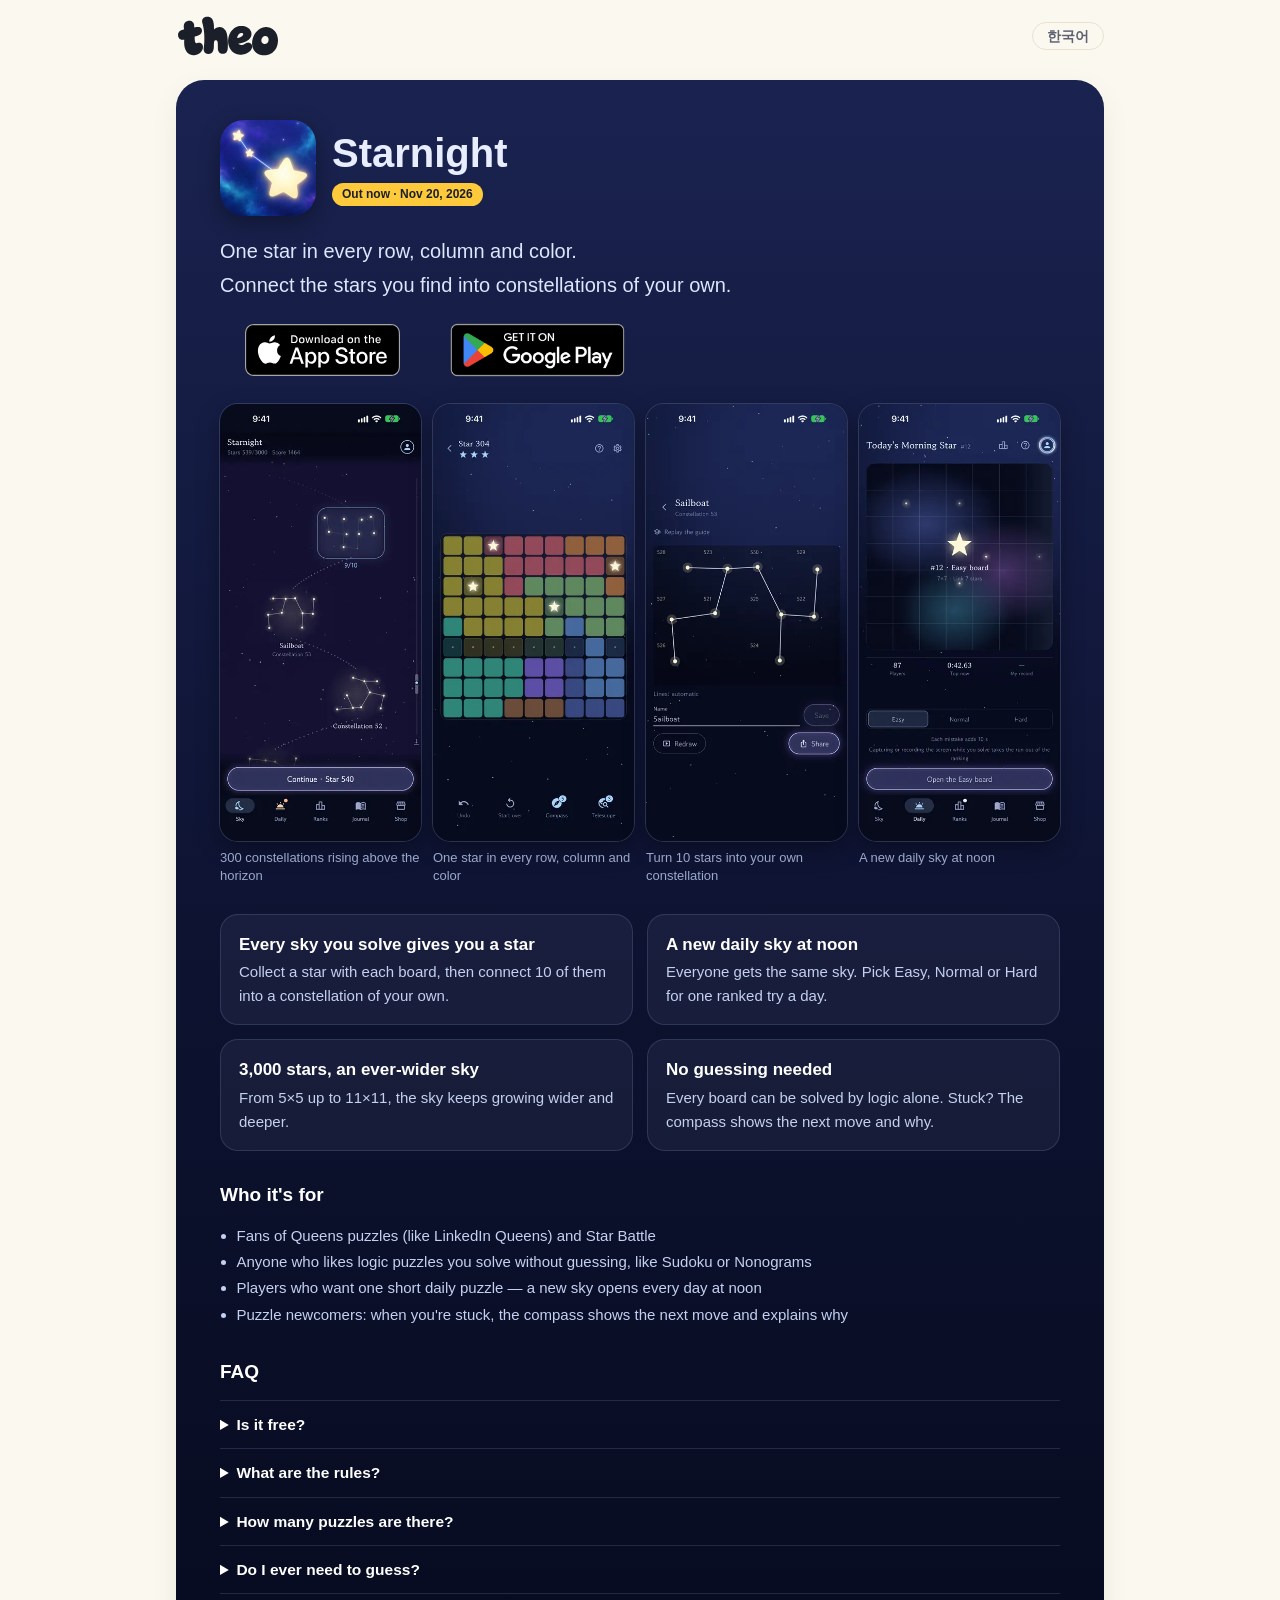
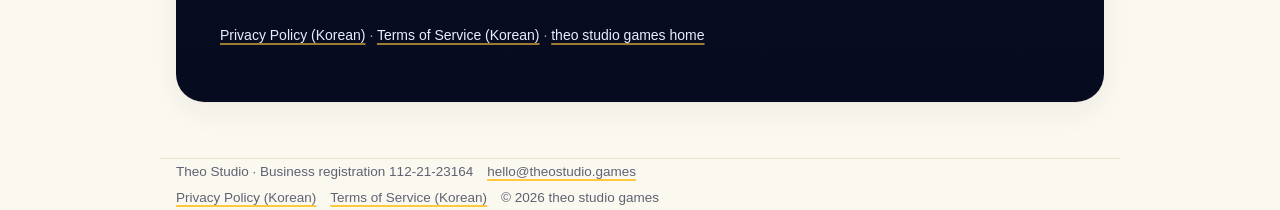
<file: en/starnight/index.html>
<!doctype html>
<html lang="en">
<head>
<meta charset="utf-8">
<meta name="viewport" content="width=device-width, initial-scale=1">
<title>Starnight · theo studio games</title>
<meta name="description" content="One star in every row, column and color. A free Queens-style (Star Battle) logic puzzle where the stars you find become constellations of your own. Every day at noon, everyone gets the same new sky.">
<meta name="color-scheme" content="light dark">
<meta name="theme-color" content="#fbf8ef" media="(prefers-color-scheme: light)">
<meta name="theme-color" content="#13161f" media="(prefers-color-scheme: dark)">
<link rel="icon" href="../../favicon.ico" sizes="any">
<link rel="icon" href="../../favicon.svg" type="image/svg+xml">
<link rel="apple-touch-icon" href="../../apple-touch-icon.png">
<link rel="manifest" href="../../site.webmanifest">
<link rel="stylesheet" href="../../style.css">
<meta property="og:title" content="Starnight · theo studio games">
<meta property="og:description" content="One star in every row, column and color. A free Queens-style (Star Battle) logic puzzle where the stars you find become constellations of your own. Every day at noon, everyone gets the same new sky.">
<meta property="og:image" content="https://theostudio.games/icon-512.png">
<link rel="canonical" href="https://theostudio.games/en/starnight/">
<link rel="alternate" hreflang="ko" href="https://theostudio.games/starnight/">
<link rel="alternate" hreflang="en" href="https://theostudio.games/en/starnight/">
<link rel="alternate" hreflang="x-default" href="https://theostudio.games/starnight/">
<meta property="og:url" content="https://theostudio.games/en/starnight/">
<meta property="og:type" content="website">
<meta property="og:site_name" content="theo studio games">
<meta name="twitter:card" content="summary">
<script type="application/ld+json">{"@context": "https://schema.org", "@type": "MobileApplication", "name": "Starnight", "alternateName": ["Starnight", "별 잇는 밤", "Starnight: Constellation Queens Puzzle", "Starnight: Queens Puzzle", "Starry Night: Queens Puzzle"], "description": "One star in every row, column and color. A free Queens-style (Star Battle) logic puzzle where the stars you find become constellations of your own. Every day at noon, everyone gets the same new sky.", "url": "https://theostudio.games/en/starnight/", "image": "https://theostudio.games/icon-512.png", "screenshot": ["https://theostudio.games/img/starnight-sky-en.webp", "https://theostudio.games/img/starnight-board-en.webp", "https://theostudio.games/img/starnight-constellation-en.webp", "https://theostudio.games/img/starnight-daily-en.webp"], "applicationCategory": "GameApplication", "applicationSubCategory": "Puzzle", "genre": ["Puzzle", "Logic puzzle", "Queens puzzle", "Star Battle"], "operatingSystem": "Android, iOS", "inLanguage": ["ko", "en"], "offers": {"@type": "Offer", "price": "0", "priceCurrency": "KRW"}, "publisher": {"@type": "Organization", "name": "theo studio games", "alternateName": "테오스튜디오", "url": "https://theostudio.games/", "logo": "https://theostudio.games/icon-512.png", "email": "hello@theostudio.games"}, "datePublished": "2026-11-20", "sameAs": ["https://apps.apple.com/app/id6829614015", "https://play.google.com/store/apps/details?id=com.theostudio.starnight"], "downloadUrl": ["https://apps.apple.com/app/id6829614015", "https://play.google.com/store/apps/details?id=com.theostudio.starnight"]}</script>
<script type="application/ld+json">{"@context": "https://schema.org", "@type": "FAQPage", "url": "https://theostudio.games/en/starnight/", "mainEntity": [{"@type": "Question", "name": "Is it free?", "acceptedAnswer": {"@type": "Answer", "text": "Yes. You can download it and play every board for free. It shows ads, and you can make a one-time \"Remove ads forever\" purchase in the app (₩9,900 in Korea, local store price elsewhere)."}}, {"@type": "Question", "name": "What are the rules?", "acceptedAnswer": {"@type": "Answer", "text": "One star in every row. One star in every column. One star in every color. Stars can't touch each other, not even diagonally. It's the same idea as Queens / Star Battle."}}, {"@type": "Question", "name": "How many puzzles are there?", "acceptedAnswer": {"@type": "Answer", "text": "3,000 stars (boards), growing from 5×5 up to 11×11. Every 10 stars connect into a constellation, for 300 constellations in all."}}, {"@type": "Question", "name": "Do I ever need to guess?", "acceptedAnswer": {"@type": "Answer", "text": "No. Every board can be solved by logic alone. If you're stuck, the compass shows the next move and why."}}]}</script>
<script src="/stores.js" defer></script>
</head>
<body><div class="wrap"><header class="top">
  <a class="logo" href="../../en/" aria-label="theo studio games"><img class="on-light" src="../../img/theo-navy.svg" alt="theo" width="120" height="40"><img class="on-dark" src="../../img/theo-yellow.svg" alt="theo" width="120" height="40"></a>
  <a class="lang" href="../../starnight/" hreflang="ko" lang="ko">한국어</a>
</header></div>
<main class="wrap">
  <article class="game solo">
    <div class="game-head"><img src="../../img/starnight-icon.webp" alt="" width="96" height="96"><div><h1>Starnight</h1><span class="badge">Out now · Nov 20, 2026</span></div></div>
    <p class="game-desc lead">One star in every row, column and color.<br>Connect the stars you find into constellations of your own.</p>
    <div class="stores big"><a class="store has-badge" data-store="ios" href="https://apps.apple.com/app/id6829614015" rel="noopener"><img class="badge-img" src="../../img/badge-appstore-en.svg" alt="Download on the App Store" width="119.66" height="40"><span class="txt">App Store</span></a><a class="store has-badge" data-store="android" href="https://play.google.com/store/apps/details?id=com.theostudio.starnight" rel="noopener"><img class="badge-img" src="../../img/badge-googleplay-en.png" alt="Get it on Google Play" width="646" height="250"><span class="txt">Google Play</span></a></div>
    <div class="shots"><figure><img src="../../img/starnight-sky-en.webp" alt="300 constellations rising above the horizon" width="390" height="847" loading="lazy"><figcaption>300 constellations rising above the horizon</figcaption></figure><figure><img src="../../img/starnight-board-en.webp" alt="One star in every row, column and color" width="390" height="847" loading="lazy"><figcaption>One star in every row, column and color</figcaption></figure><figure><img src="../../img/starnight-constellation-en.webp" alt="Turn 10 stars into your own constellation" width="390" height="847" loading="lazy"><figcaption>Turn 10 stars into your own constellation</figcaption></figure><figure><img src="../../img/starnight-daily-en.webp" alt="A new daily sky at noon" width="390" height="847" loading="lazy"><figcaption>A new daily sky at noon</figcaption></figure></div>
    <ul class="feats"><li><b>Every sky you solve gives you a star</b>Collect a star with each board, then connect 10 of them into a constellation of your own.</li><li><b>A new daily sky at noon</b>Everyone gets the same sky. Pick Easy, Normal or Hard for one ranked try a day.</li><li><b>3,000 stars, an ever-wider sky</b>From 5×5 up to 11×11, the sky keeps growing wider and deeper.</li><li><b>No guessing needed</b>Every board can be solved by logic alone. Stuck? The compass shows the next move and why.</li></ul>
    <section class="recommend"><h2>Who it's for</h2><ul><li>Fans of Queens puzzles (like LinkedIn Queens) and Star Battle</li><li>Anyone who likes logic puzzles you solve without guessing, like Sudoku or Nonograms</li><li>Players who want one short daily puzzle — a new sky opens every day at noon</li><li>Puzzle newcomers: when you're stuck, the compass shows the next move and explains why</li></ul></section>
    <section class="faq"><h2>FAQ</h2><details><summary>Is it free?</summary><p>Yes.<br>You can download it and play every board for free.<br>It shows ads, and you can make a one-time "Remove ads forever" purchase in the app (₩9,900 in Korea, local store price elsewhere).</p></details><details><summary>What are the rules?</summary><p>One star in every row.<br>One star in every column.<br>One star in every color.<br>Stars can't touch each other, not even diagonally.<br>It's the same idea as Queens / Star Battle.</p></details><details><summary>How many puzzles are there?</summary><p>3,000 stars (boards), growing from 5×5 up to 11×11.<br>Every 10 stars connect into a constellation, for 300 constellations in all.</p></details><details><summary>Do I ever need to guess?</summary><p>No.<br>Every board can be solved by logic alone.<br>If you're stuck, the compass shows the next move and why.</p></details></section>
    <p class="game-links"><a href="../../starnight/privacy/">Privacy Policy (Korean)</a> · <a href="../../starnight/terms/">Terms of Service (Korean)</a> · <a href="../../en/">theo studio games home</a></p>
  </article>
</main>
<footer class="wrap foot"><div class="row"><span>Theo Studio · Business registration 112-21-23164</span><a href="mailto:hello@theostudio.games">hello@theostudio.games</a></div><div class="row"><a href="../../starnight/privacy/">Privacy Policy (Korean)</a><a href="../../starnight/terms/">Terms of Service (Korean)</a><span>© 2026 theo studio games</span></div></footer>
</body>
</html>
</file>
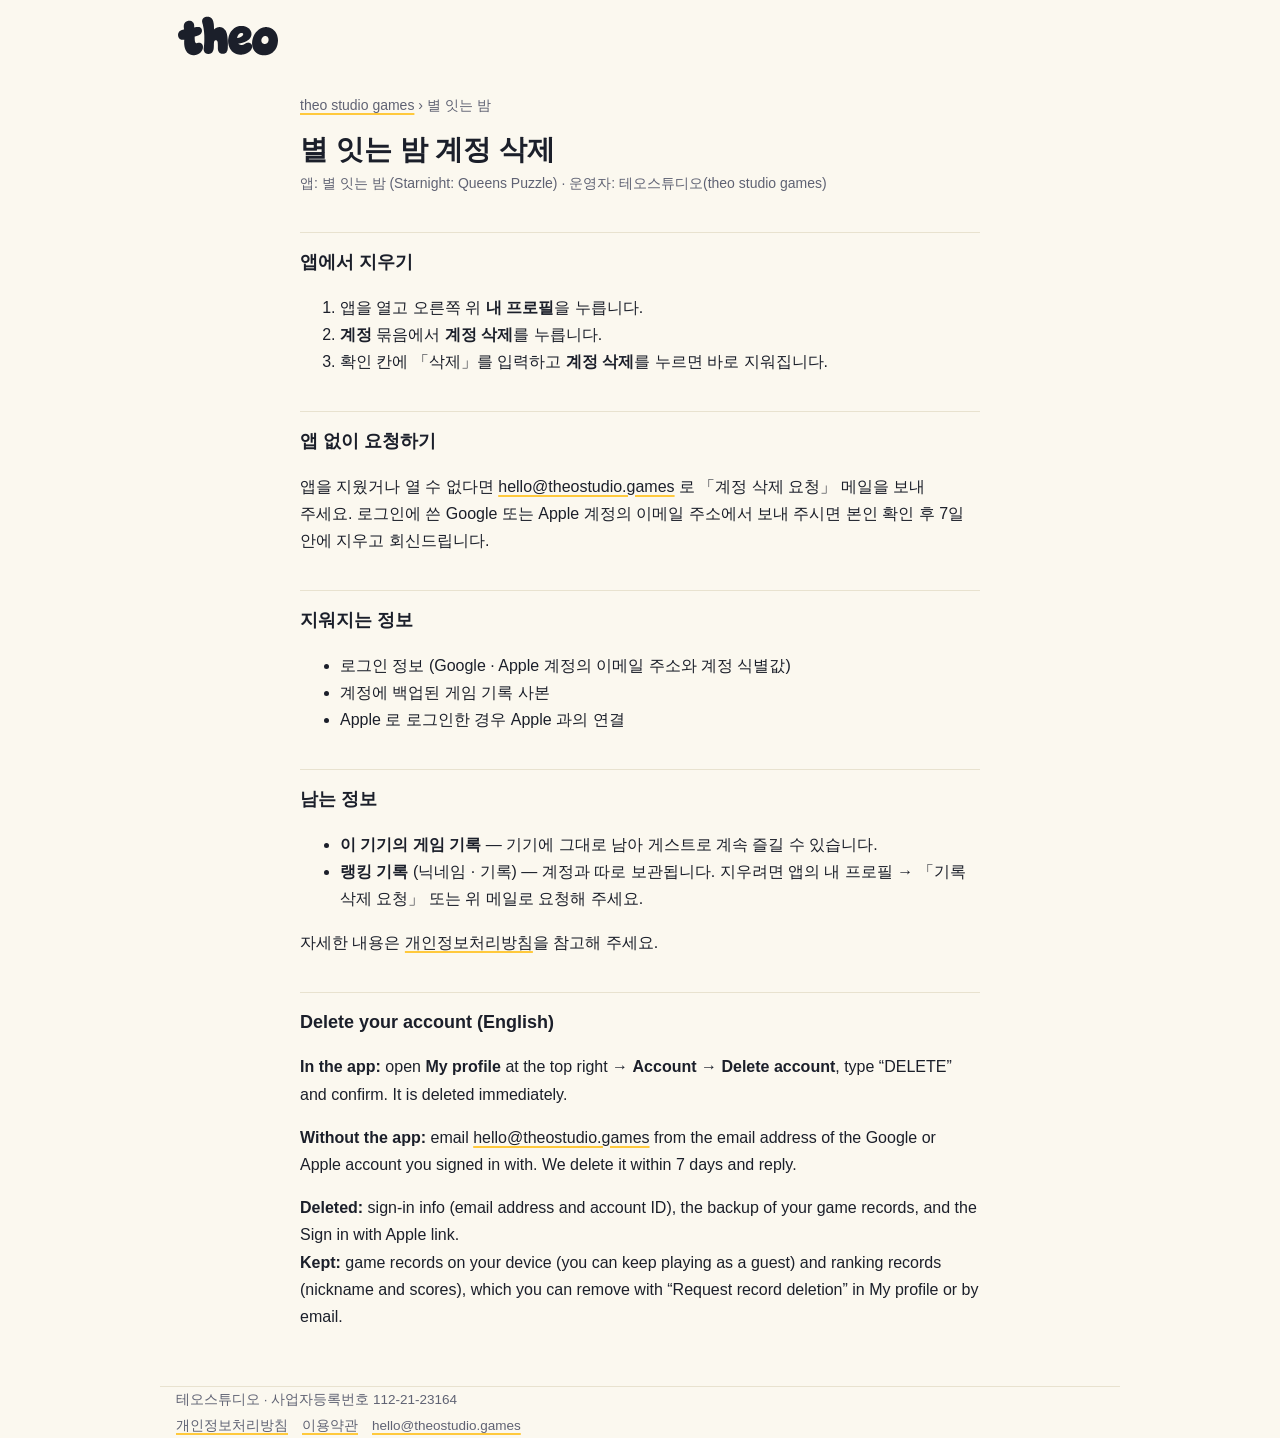
<file: starnight/account-deletion/index.html>
<!doctype html>
<html lang="ko">
<head>
<meta charset="utf-8">
<meta name="viewport" content="width=device-width, initial-scale=1">
<title>별 잇는 밤 계정 삭제</title>
<meta name="description" content="별 잇는 밤 계정과 기록을 삭제하는 방법 · How to delete your Starnight account">
<meta name="color-scheme" content="light dark">
<meta name="theme-color" content="#fbf8ef" media="(prefers-color-scheme: light)">
<meta name="theme-color" content="#13161f" media="(prefers-color-scheme: dark)">
<link rel="icon" href="../../favicon.ico" sizes="any">
<link rel="icon" href="../../favicon.svg" type="image/svg+xml">
<link rel="apple-touch-icon" href="../../apple-touch-icon.png">
<link rel="manifest" href="../../site.webmanifest">
<link rel="stylesheet" href="../../style.css">
</head>
<body><div class="wrap"><header class="top">
  <a class="logo" href="../../" aria-label="theo studio games"><img class="on-light" src="../../img/theo-navy.svg" alt="theo" width="120" height="40"><img class="on-dark" src="../../img/theo-yellow.svg" alt="theo" width="120" height="40"></a>
</header></div>
<main class="doc"><p class="crumb"><a href="../../">theo studio games</a> › 별 잇는 밤</p>
  <h1>별 잇는 밤 계정 삭제</h1>
  <p class="meta">앱: 별 잇는 밤 (Starnight: Queens Puzzle) · 운영자: 테오스튜디오(theo studio games)</p>

  <h2>앱에서 지우기</h2>
  <ol>
    <li>앱을 열고 오른쪽 위 <b>내 프로필</b>을 누릅니다.</li>
    <li><b>계정</b> 묶음에서 <b>계정 삭제</b>를 누릅니다.</li>
    <li>확인 칸에 「삭제」를 입력하고 <b>계정 삭제</b>를 누르면 바로 지워집니다.</li>
  </ol>

  <h2>앱 없이 요청하기</h2>
  <p>앱을 지웠거나 열 수 없다면 <a href="mailto:hello@theostudio.games?subject=%EB%B3%84%20%EC%9E%87%EB%8A%94%20%EB%B0%A4%20%EA%B3%84%EC%A0%95%20%EC%82%AD%EC%A0%9C%20%EC%9A%94%EC%B2%AD">hello@theostudio.games</a> 로 「계정 삭제 요청」 메일을 보내 주세요. 로그인에 쓴 Google 또는 Apple 계정의 이메일 주소에서 보내 주시면 본인 확인 후 7일 안에 지우고 회신드립니다.</p>

  <h2>지워지는 정보</h2>
  <ul>
    <li>로그인 정보 (Google · Apple 계정의 이메일 주소와 계정 식별값)</li>
    <li>계정에 백업된 게임 기록 사본</li>
    <li>Apple 로 로그인한 경우 Apple 과의 연결</li>
  </ul>

  <h2>남는 정보</h2>
  <ul>
    <li><b>이 기기의 게임 기록</b> — 기기에 그대로 남아 게스트로 계속 즐길 수 있습니다.</li>
    <li><b>랭킹 기록</b> (닉네임 · 기록) — 계정과 따로 보관됩니다. 지우려면 앱의 내 프로필 → 「기록 삭제 요청」 또는 위 메일로 요청해 주세요.</li>
  </ul>
  <p>자세한 내용은 <a href="../privacy/">개인정보처리방침</a>을 참고해 주세요.</p>

  <h2 lang="en">Delete your account (English)</h2>
  <div lang="en">
  <p><b>In the app:</b> open <b>My profile</b> at the top right → <b>Account</b> → <b>Delete account</b>, type “DELETE” and confirm. It is deleted immediately.</p>
  <p><b>Without the app:</b> email <a href="mailto:hello@theostudio.games?subject=Starnight%20account%20deletion">hello@theostudio.games</a> from the email address of the Google or Apple account you signed in with. We delete it within 7 days and reply.</p>
  <p><b>Deleted:</b> sign-in info (email address and account ID), the backup of your game records, and the Sign in with Apple link.<br><b>Kept:</b> game records on your device (you can keep playing as a guest) and ranking records (nickname and scores), which you can remove with “Request record deletion” in My profile or by email.</p>
  </div>
</main>
<footer class="wrap foot"><div class="row"><span>테오스튜디오 · 사업자등록번호 112-21-23164</span></div><div class="row"><a href="../../starnight/privacy/">개인정보처리방침</a><a href="../../starnight/terms/">이용약관</a><a href="mailto:hello@theostudio.games">hello@theostudio.games</a></div></footer>
</body>
</html>
</file>
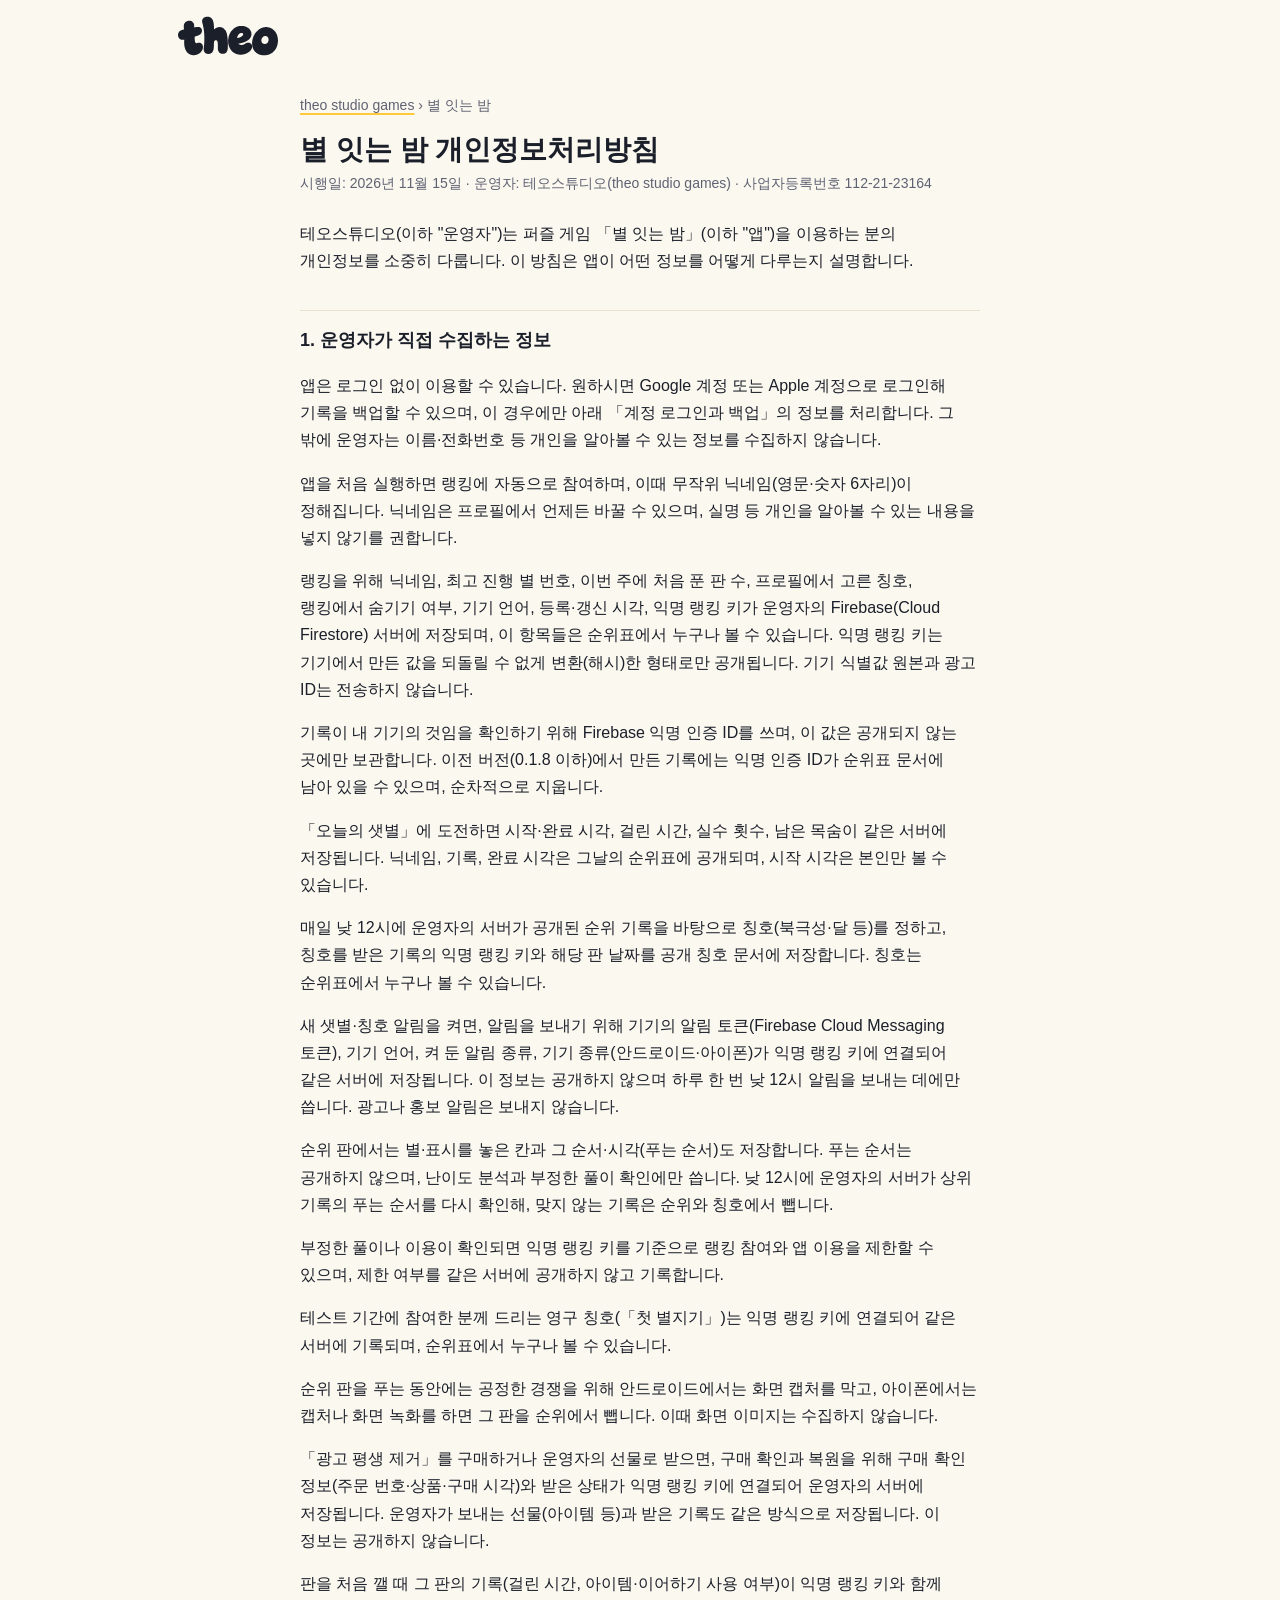
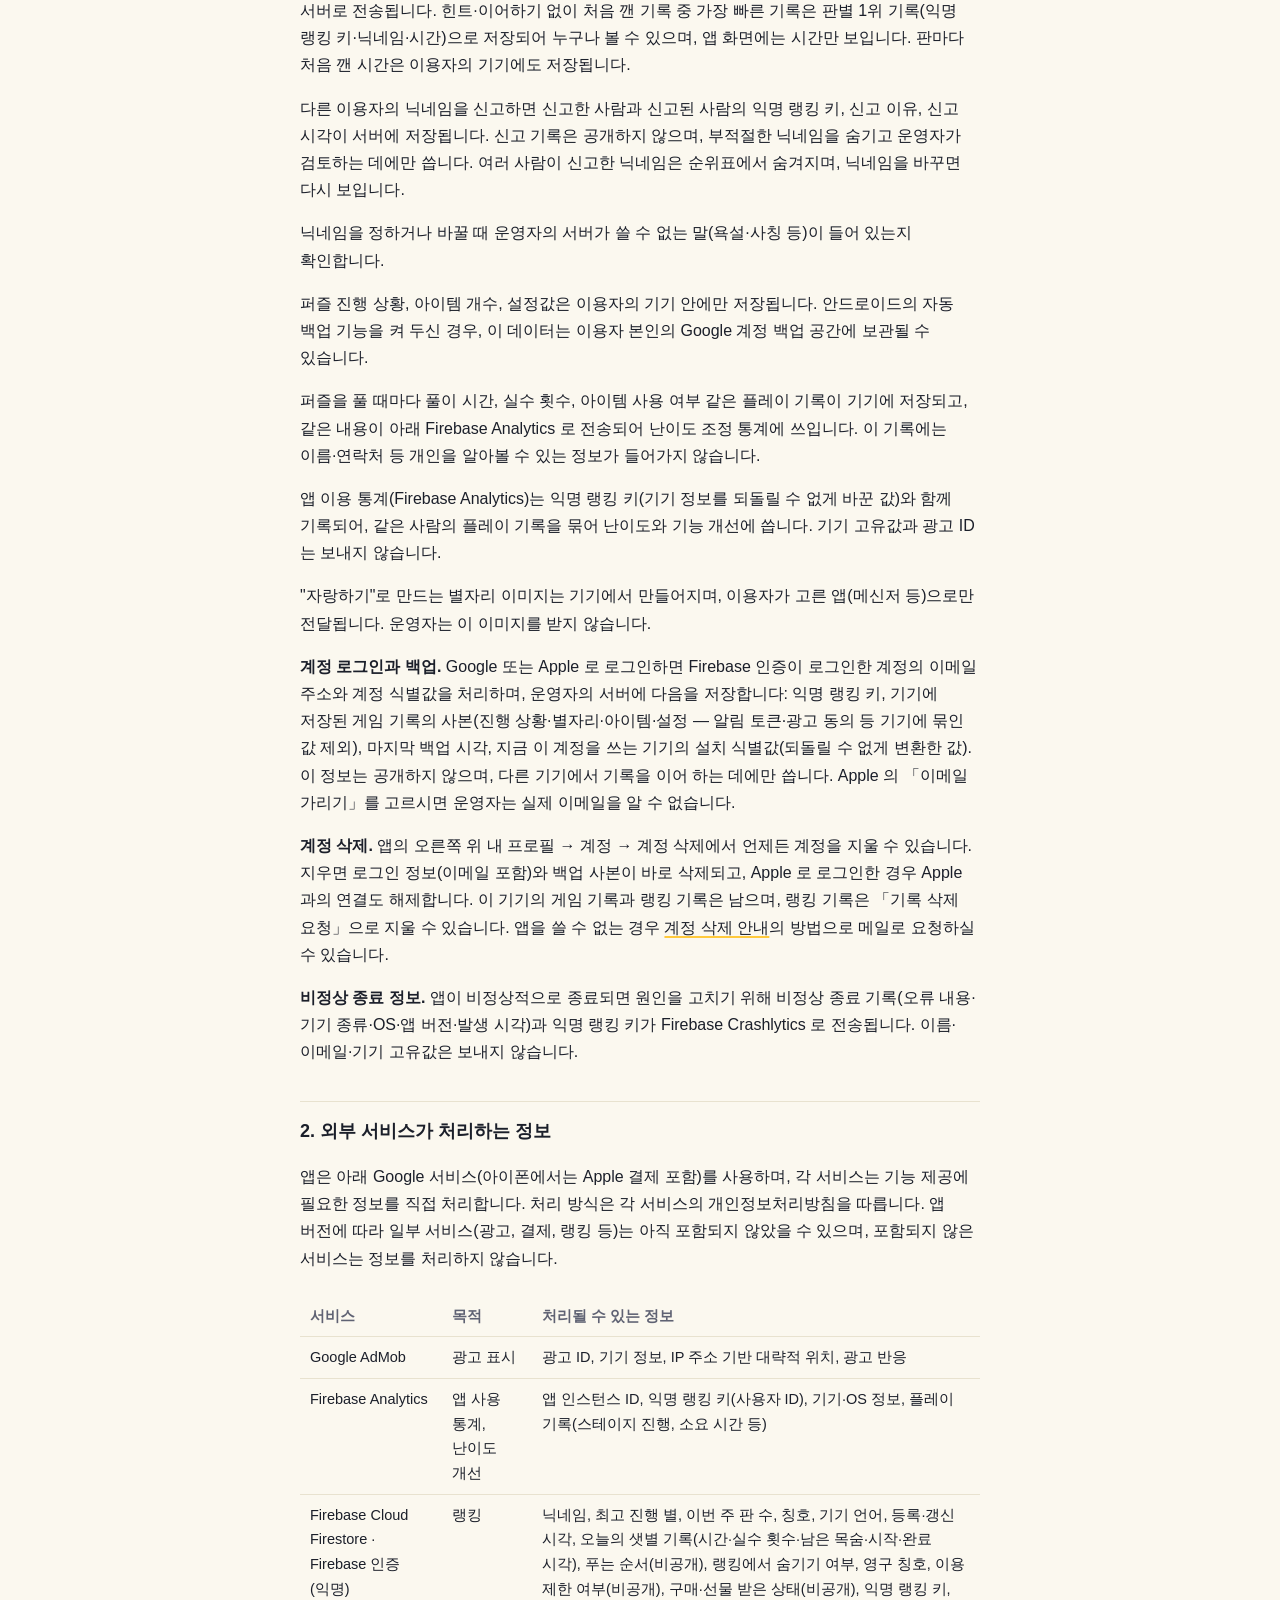
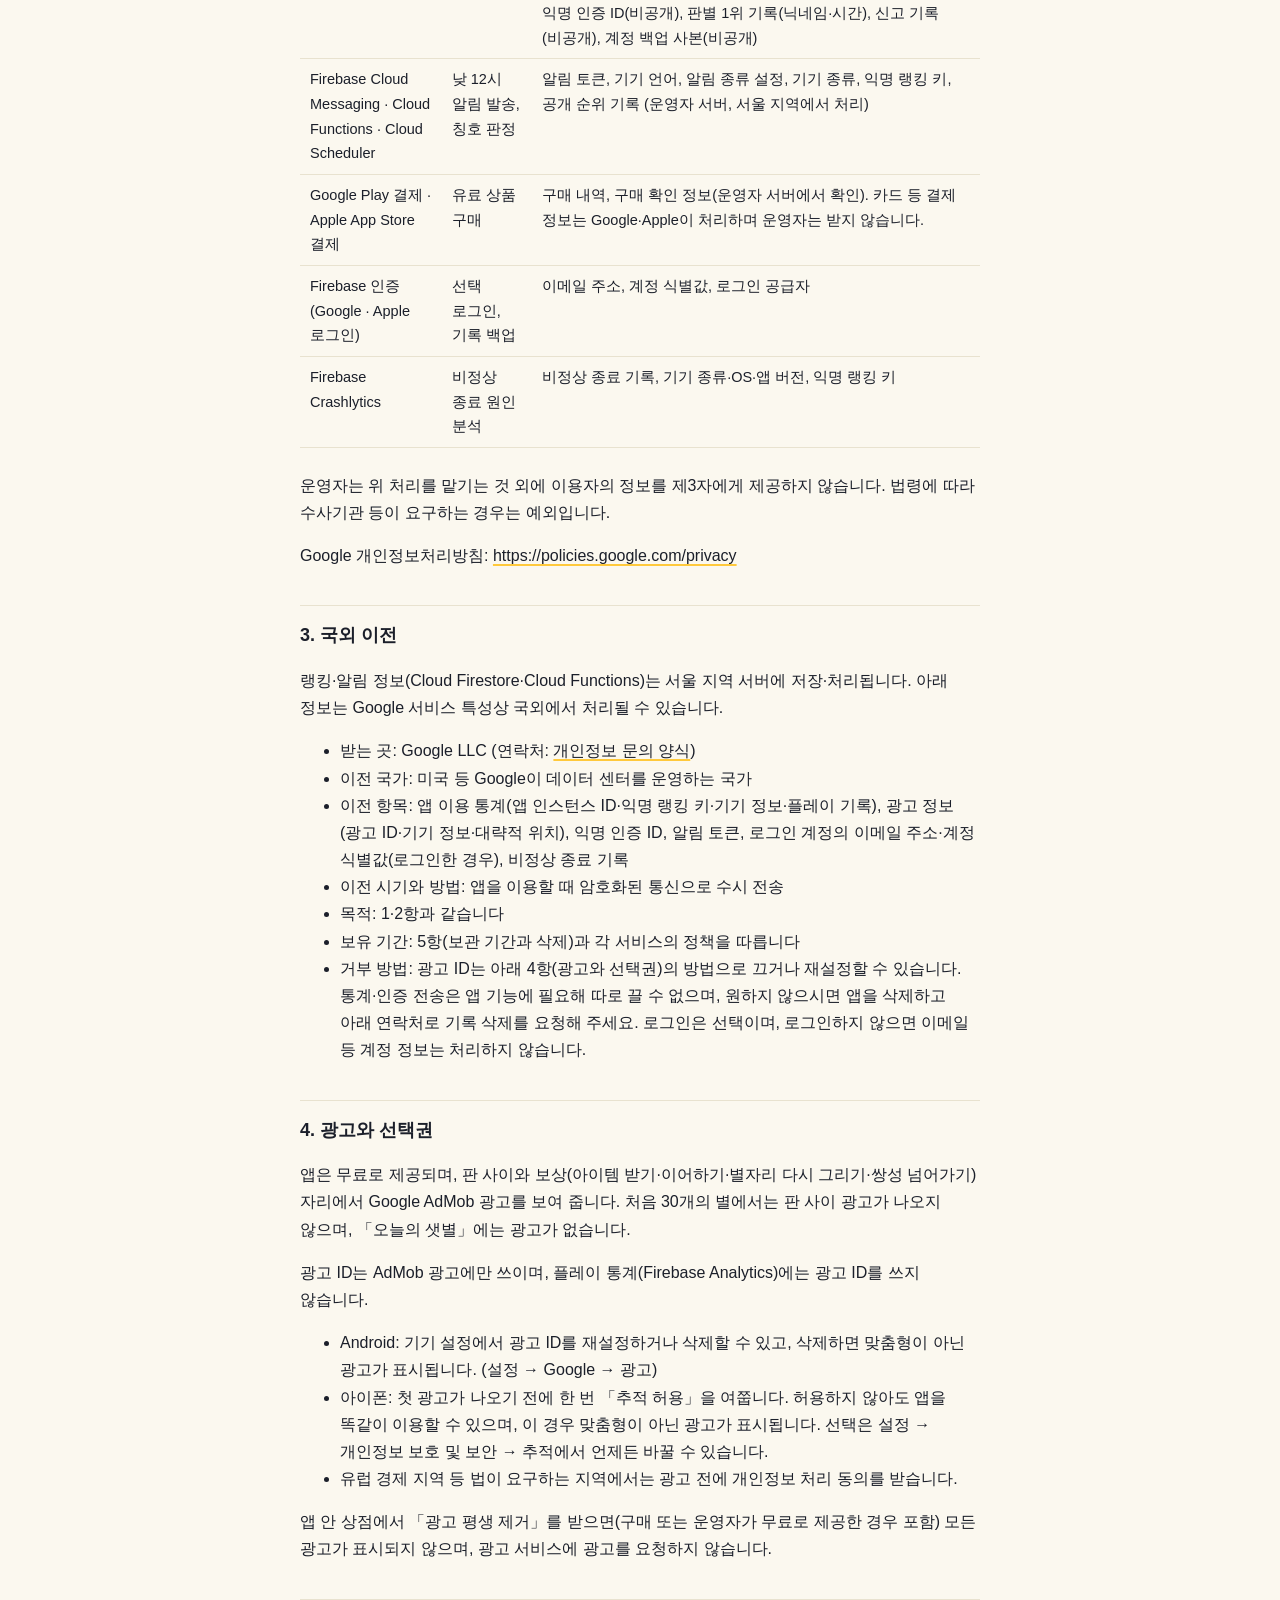
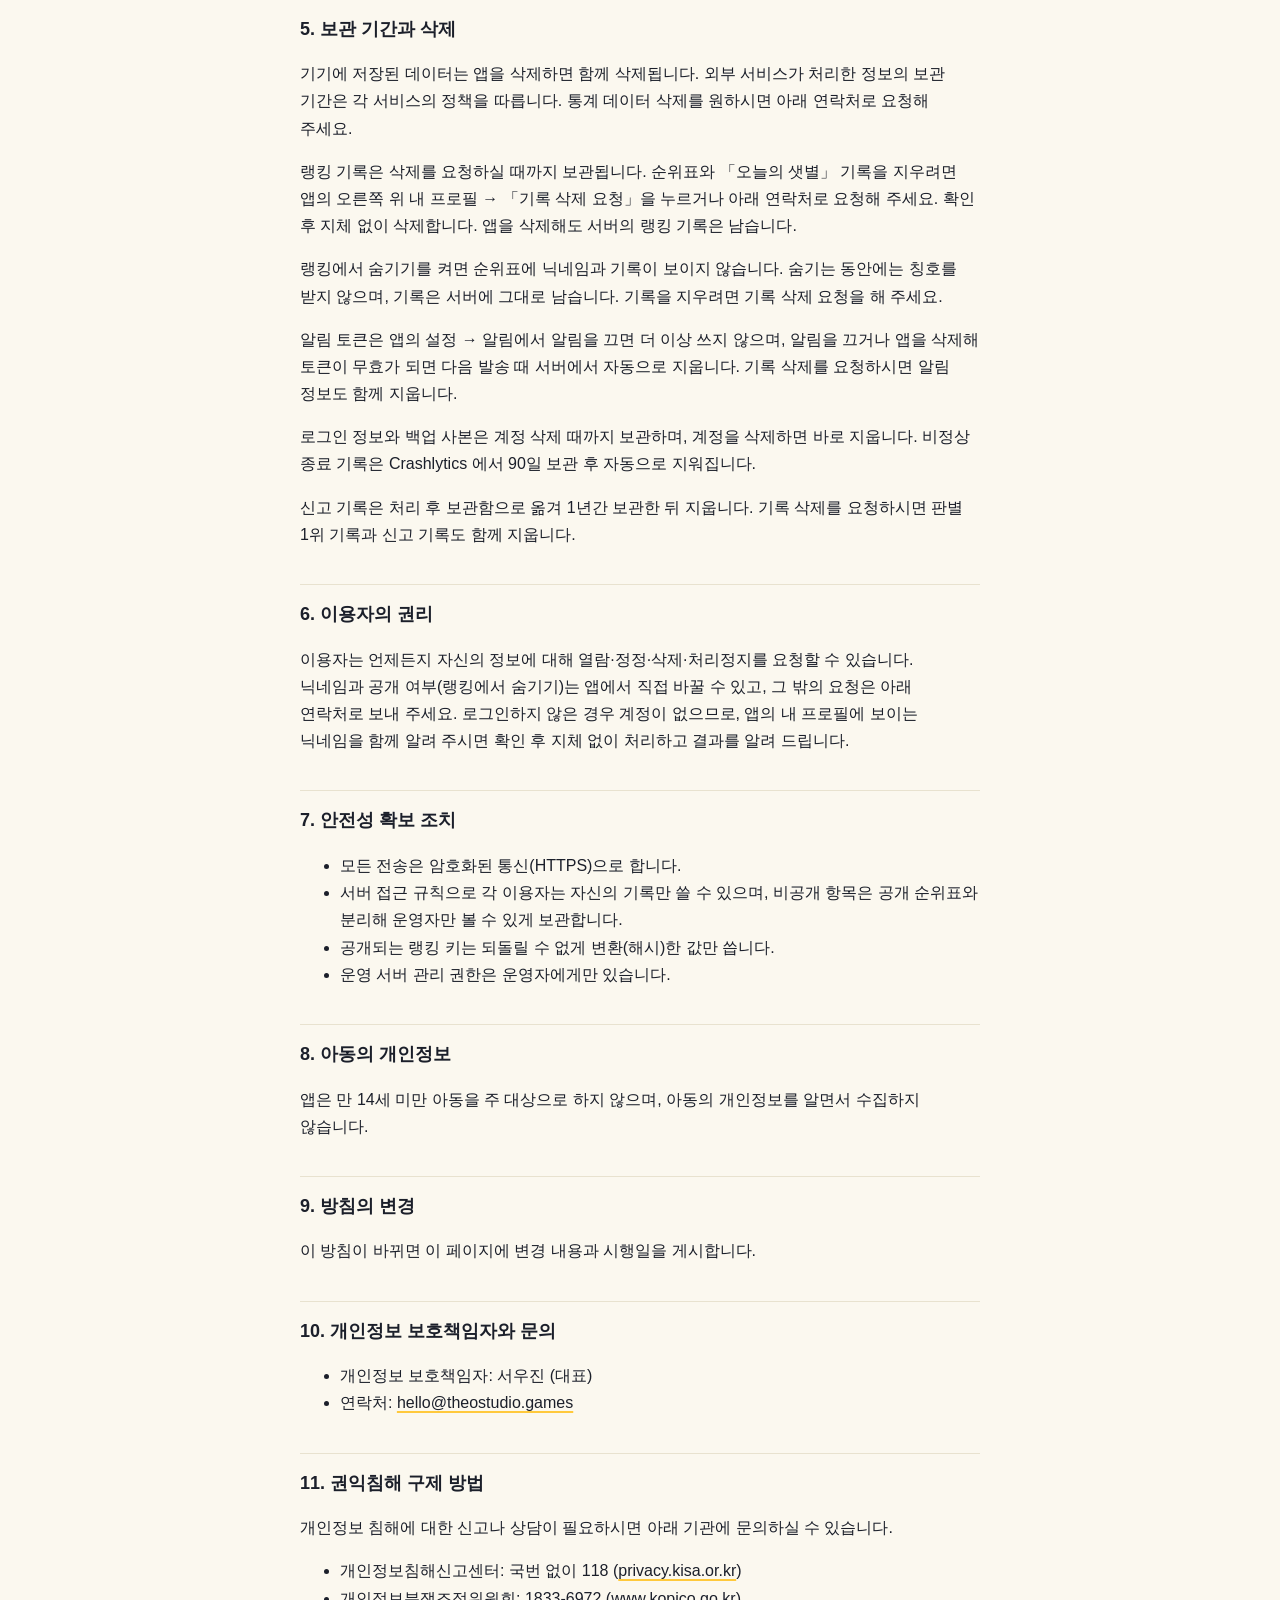
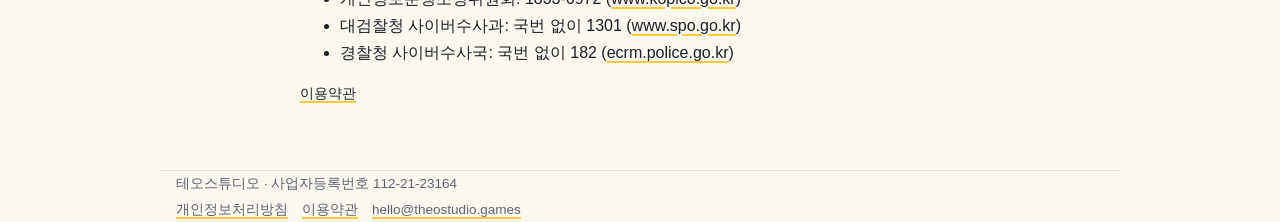
<file: starnight/privacy/index.html>
<!doctype html>
<html lang="ko">
<head>
<meta charset="utf-8">
<meta name="viewport" content="width=device-width, initial-scale=1">
<title>별 잇는 밤 개인정보처리방침</title>
<meta name="description" content="별 잇는 밤 개인정보처리방침">
<meta name="color-scheme" content="light dark">
<meta name="theme-color" content="#fbf8ef" media="(prefers-color-scheme: light)">
<meta name="theme-color" content="#13161f" media="(prefers-color-scheme: dark)">
<link rel="icon" href="../../favicon.ico" sizes="any">
<link rel="icon" href="../../favicon.svg" type="image/svg+xml">
<link rel="apple-touch-icon" href="../../apple-touch-icon.png">
<link rel="manifest" href="../../site.webmanifest">
<link rel="stylesheet" href="../../style.css">
<meta property="og:title" content="별 잇는 밤 개인정보처리방침">
<meta property="og:description" content="별 잇는 밤 개인정보처리방침">
<meta property="og:image" content="https://theostudio.games/icon-512.png">
</head>
<body><div class="wrap"><header class="top">
  <a class="logo" href="../../" aria-label="theo studio games"><img class="on-light" src="../../img/theo-navy.svg" alt="theo" width="120" height="40"><img class="on-dark" src="../../img/theo-yellow.svg" alt="theo" width="120" height="40"></a>
  
</header></div>
<main class="doc"><p class="crumb"><a href="../../">theo studio games</a> › 별 잇는 밤</p>
  <h1>별 잇는 밤 개인정보처리방침</h1>
  <p class="meta">시행일: 2026년 11월 15일 · 운영자: 테오스튜디오(theo studio games) · 사업자등록번호 112-21-23164</p>

  <p>테오스튜디오(이하 "운영자")는 퍼즐 게임 「별 잇는 밤」(이하 "앱")을 이용하는 분의 개인정보를 소중히 다룹니다. 이 방침은 앱이 어떤 정보를 어떻게 다루는지 설명합니다.</p>

  <h2>1. 운영자가 직접 수집하는 정보</h2>
  <p>앱은 로그인 없이 이용할 수 있습니다. 원하시면 Google 계정 또는 Apple 계정으로 로그인해 기록을 백업할 수 있으며, 이 경우에만 아래 「계정 로그인과 백업」의 정보를 처리합니다. 그 밖에 운영자는 이름·전화번호 등 개인을 알아볼 수 있는 정보를 수집하지 않습니다.</p>
  <p>앱을 처음 실행하면 랭킹에 자동으로 참여하며, 이때 무작위 닉네임(영문·숫자 6자리)이 정해집니다. 닉네임은 프로필에서 언제든 바꿀 수 있으며, 실명 등 개인을 알아볼 수 있는 내용을 넣지 않기를 권합니다.</p>
  <p>랭킹을 위해 닉네임, 최고 진행 별 번호, 이번 주에 처음 푼 판 수, 프로필에서 고른 칭호, 랭킹에서 숨기기 여부, 기기 언어, 등록·갱신 시각, 익명 랭킹 키가 운영자의 Firebase(Cloud Firestore) 서버에 저장되며, 이 항목들은 순위표에서 누구나 볼 수 있습니다. 익명 랭킹 키는 기기에서 만든 값을 되돌릴 수 없게 변환(해시)한 형태로만 공개됩니다. 기기 식별값 원본과 광고 ID는 전송하지 않습니다.</p>
  <p>기록이 내 기기의 것임을 확인하기 위해 Firebase 익명 인증 ID를 쓰며, 이 값은 공개되지 않는 곳에만 보관합니다. 이전 버전(0.1.8 이하)에서 만든 기록에는 익명 인증 ID가 순위표 문서에 남아 있을 수 있으며, 순차적으로 지웁니다.</p>
  <p>「오늘의 샛별」에 도전하면 시작·완료 시각, 걸린 시간, 실수 횟수, 남은 목숨이 같은 서버에 저장됩니다. 닉네임, 기록, 완료 시각은 그날의 순위표에 공개되며, 시작 시각은 본인만 볼 수 있습니다.</p>
  <p>매일 낮 12시에 운영자의 서버가 공개된 순위 기록을 바탕으로 칭호(북극성·달 등)를 정하고, 칭호를 받은 기록의 익명 랭킹 키와 해당 판 날짜를 공개 칭호 문서에 저장합니다. 칭호는 순위표에서 누구나 볼 수 있습니다.</p>
  <p>새 샛별·칭호 알림을 켜면, 알림을 보내기 위해 기기의 알림 토큰(Firebase Cloud Messaging 토큰), 기기 언어, 켜 둔 알림 종류, 기기 종류(안드로이드·아이폰)가 익명 랭킹 키에 연결되어 같은 서버에 저장됩니다. 이 정보는 공개하지 않으며 하루 한 번 낮 12시 알림을 보내는 데에만 씁니다. 광고나 홍보 알림은 보내지 않습니다.</p>
  <p>순위 판에서는 별·표시를 놓은 칸과 그 순서·시각(푸는 순서)도 저장합니다. 푸는 순서는 공개하지 않으며, 난이도 분석과 부정한 풀이 확인에만 씁니다. 낮 12시에 운영자의 서버가 상위 기록의 푸는 순서를 다시 확인해, 맞지 않는 기록은 순위와 칭호에서 뺍니다.</p>
  <p>부정한 풀이나 이용이 확인되면 익명 랭킹 키를 기준으로 랭킹 참여와 앱 이용을 제한할 수 있으며, 제한 여부를 같은 서버에 공개하지 않고 기록합니다.</p>
  <p>테스트 기간에 참여한 분께 드리는 영구 칭호(「첫 별지기」)는 익명 랭킹 키에 연결되어 같은 서버에 기록되며, 순위표에서 누구나 볼 수 있습니다.</p>
  <p>순위 판을 푸는 동안에는 공정한 경쟁을 위해 안드로이드에서는 화면 캡처를 막고, 아이폰에서는 캡처나 화면 녹화를 하면 그 판을 순위에서 뺍니다. 이때 화면 이미지는 수집하지 않습니다.</p>
  <p>「광고 평생 제거」를 구매하거나 운영자의 선물로 받으면, 구매 확인과 복원을 위해 구매 확인 정보(주문 번호·상품·구매 시각)와 받은 상태가 익명 랭킹 키에 연결되어 운영자의 서버에 저장됩니다. 운영자가 보내는 선물(아이템 등)과 받은 기록도 같은 방식으로 저장됩니다. 이 정보는 공개하지 않습니다.</p>
  <p>판을 처음 깰 때 그 판의 기록(걸린 시간, 아이템·이어하기 사용 여부)이 익명 랭킹 키와 함께 서버로 전송됩니다. 힌트·이어하기 없이 처음 깬 기록 중 가장 빠른 기록은 판별 1위 기록(익명 랭킹 키·닉네임·시간)으로 저장되어 누구나 볼 수 있으며, 앱 화면에는 시간만 보입니다. 판마다 처음 깬 시간은 이용자의 기기에도 저장됩니다.</p>
  <p>다른 이용자의 닉네임을 신고하면 신고한 사람과 신고된 사람의 익명 랭킹 키, 신고 이유, 신고 시각이 서버에 저장됩니다. 신고 기록은 공개하지 않으며, 부적절한 닉네임을 숨기고 운영자가 검토하는 데에만 씁니다. 여러 사람이 신고한 닉네임은 순위표에서 숨겨지며, 닉네임을 바꾸면 다시 보입니다.</p>
  <p>닉네임을 정하거나 바꿀 때 운영자의 서버가 쓸 수 없는 말(욕설·사칭 등)이 들어 있는지 확인합니다.</p>
  <p>퍼즐 진행 상황, 아이템 개수, 설정값은 이용자의 기기 안에만 저장됩니다. 안드로이드의 자동 백업 기능을 켜 두신 경우, 이 데이터는 이용자 본인의 Google 계정 백업 공간에 보관될 수 있습니다.</p>
  <p>퍼즐을 풀 때마다 풀이 시간, 실수 횟수, 아이템 사용 여부 같은 플레이 기록이 기기에 저장되고, 같은 내용이 아래 Firebase Analytics 로 전송되어 난이도 조정 통계에 쓰입니다. 이 기록에는 이름·연락처 등 개인을 알아볼 수 있는 정보가 들어가지 않습니다.</p>
  <p>앱 이용 통계(Firebase Analytics)는 익명 랭킹 키(기기 정보를 되돌릴 수 없게 바꾼 값)와 함께 기록되어, 같은 사람의 플레이 기록을 묶어 난이도와 기능 개선에 씁니다. 기기 고유값과 광고 ID 는 보내지 않습니다.</p>
  <p>"자랑하기"로 만드는 별자리 이미지는 기기에서 만들어지며, 이용자가 고른 앱(메신저 등)으로만 전달됩니다. 운영자는 이 이미지를 받지 않습니다.</p>
  <p><strong>계정 로그인과 백업.</strong> Google 또는 Apple 로 로그인하면 Firebase 인증이 로그인한 계정의 이메일 주소와 계정 식별값을 처리하며, 운영자의 서버에 다음을 저장합니다: 익명 랭킹 키, 기기에 저장된 게임 기록의 사본(진행 상황·별자리·아이템·설정 — 알림 토큰·광고 동의 등 기기에 묶인 값 제외), 마지막 백업 시각, 지금 이 계정을 쓰는 기기의 설치 식별값(되돌릴 수 없게 변환한 값). 이 정보는 공개하지 않으며, 다른 기기에서 기록을 이어 하는 데에만 씁니다. Apple 의 「이메일 가리기」를 고르시면 운영자는 실제 이메일을 알 수 없습니다.</p>
  <p><strong>계정 삭제.</strong> 앱의 오른쪽 위 내 프로필 → 계정 → 계정 삭제에서 언제든 계정을 지울 수 있습니다. 지우면 로그인 정보(이메일 포함)와 백업 사본이 바로 삭제되고, Apple 로 로그인한 경우 Apple 과의 연결도 해제합니다. 이 기기의 게임 기록과 랭킹 기록은 남으며, 랭킹 기록은 「기록 삭제 요청」으로 지울 수 있습니다. 앱을 쓸 수 없는 경우 <a href="/starnight/account-deletion/">계정 삭제 안내</a>의 방법으로 메일로 요청하실 수 있습니다.</p>
  <p><strong>비정상 종료 정보.</strong> 앱이 비정상적으로 종료되면 원인을 고치기 위해 비정상 종료 기록(오류 내용·기기 종류·OS·앱 버전·발생 시각)과 익명 랭킹 키가 Firebase Crashlytics 로 전송됩니다. 이름·이메일·기기 고유값은 보내지 않습니다.</p>

  <h2>2. 외부 서비스가 처리하는 정보</h2>
  <p>앱은 아래 Google 서비스(아이폰에서는 Apple 결제 포함)를 사용하며, 각 서비스는 기능 제공에 필요한 정보를 직접 처리합니다. 처리 방식은 각 서비스의 개인정보처리방침을 따릅니다. 앱 버전에 따라 일부 서비스(광고, 결제, 랭킹 등)는 아직 포함되지 않았을 수 있으며, 포함되지 않은 서비스는 정보를 처리하지 않습니다.</p>
  <div class="wrap">
  <table>
    <thead><tr><th>서비스</th><th>목적</th><th>처리될 수 있는 정보</th></tr></thead>
    <tbody>
      <tr><td>Google AdMob</td><td>광고 표시</td><td>광고 ID, 기기 정보, IP 주소 기반 대략적 위치, 광고 반응</td></tr>
      <tr><td>Firebase Analytics</td><td>앱 사용 통계, 난이도 개선</td><td>앱 인스턴스 ID, 익명 랭킹 키(사용자 ID), 기기·OS 정보, 플레이 기록(스테이지 진행, 소요 시간 등)</td></tr>
      <tr><td>Firebase Cloud Firestore · Firebase 인증(익명)</td><td>랭킹</td><td>닉네임, 최고 진행 별, 이번 주 판 수, 칭호, 기기 언어, 등록·갱신 시각, 오늘의 샛별 기록(시간·실수 횟수·남은 목숨·시작·완료 시각), 푸는 순서(비공개), 랭킹에서 숨기기 여부, 영구 칭호, 이용 제한 여부(비공개), 구매·선물 받은 상태(비공개), 익명 랭킹 키, 익명 인증 ID(비공개), 판별 1위 기록(닉네임·시간), 신고 기록(비공개), 계정 백업 사본(비공개)</td></tr>
      <tr><td>Firebase Cloud Messaging · Cloud Functions · Cloud Scheduler</td><td>낮 12시 알림 발송, 칭호 판정</td><td>알림 토큰, 기기 언어, 알림 종류 설정, 기기 종류, 익명 랭킹 키, 공개 순위 기록 (운영자 서버, 서울 지역에서 처리)</td></tr>
      <tr><td>Google Play 결제 · Apple App Store 결제</td><td>유료 상품 구매</td><td>구매 내역, 구매 확인 정보(운영자 서버에서 확인). 카드 등 결제 정보는 Google·Apple이 처리하며 운영자는 받지 않습니다.</td></tr>
      <tr><td>Firebase 인증(Google · Apple 로그인)</td><td>선택 로그인, 기록 백업</td><td>이메일 주소, 계정 식별값, 로그인 공급자</td></tr>
      <tr><td>Firebase Crashlytics</td><td>비정상 종료 원인 분석</td><td>비정상 종료 기록, 기기 종류·OS·앱 버전, 익명 랭킹 키</td></tr>
    </tbody>
  </table>
  </div>
  <p>운영자는 위 처리를 맡기는 것 외에 이용자의 정보를 제3자에게 제공하지 않습니다. 법령에 따라 수사기관 등이 요구하는 경우는 예외입니다.</p>
  <p>Google 개인정보처리방침: <a href="https://policies.google.com/privacy?hl=ko">https://policies.google.com/privacy</a></p>

  <h2>3. 국외 이전</h2>
  <p>랭킹·알림 정보(Cloud Firestore·Cloud Functions)는 서울 지역 서버에 저장·처리됩니다. 아래 정보는 Google 서비스 특성상 국외에서 처리될 수 있습니다.</p>
  <ul>
    <li>받는 곳: Google LLC (연락처: <a href="https://support.google.com/policies/contact/general_privacy_form">개인정보 문의 양식</a>)</li>
    <li>이전 국가: 미국 등 Google이 데이터 센터를 운영하는 국가</li>
    <li>이전 항목: 앱 이용 통계(앱 인스턴스 ID·익명 랭킹 키·기기 정보·플레이 기록), 광고 정보(광고 ID·기기 정보·대략적 위치), 익명 인증 ID, 알림 토큰, 로그인 계정의 이메일 주소·계정 식별값(로그인한 경우), 비정상 종료 기록</li>
    <li>이전 시기와 방법: 앱을 이용할 때 암호화된 통신으로 수시 전송</li>
    <li>목적: 1·2항과 같습니다</li>
    <li>보유 기간: 5항(보관 기간과 삭제)과 각 서비스의 정책을 따릅니다</li>
    <li>거부 방법: 광고 ID는 아래 4항(광고와 선택권)의 방법으로 끄거나 재설정할 수 있습니다. 통계·인증 전송은 앱 기능에 필요해 따로 끌 수 없으며, 원하지 않으시면 앱을 삭제하고 아래 연락처로 기록 삭제를 요청해 주세요. 로그인은 선택이며, 로그인하지 않으면 이메일 등 계정 정보는 처리하지 않습니다.</li>
  </ul>

  <h2>4. 광고와 선택권</h2>
  <p>앱은 무료로 제공되며, 판 사이와 보상(아이템 받기·이어하기·별자리 다시 그리기·쌍성 넘어가기) 자리에서 Google AdMob 광고를 보여 줍니다. 처음 30개의 별에서는 판 사이 광고가 나오지 않으며, 「오늘의 샛별」에는 광고가 없습니다.</p>
  <p>광고 ID는 AdMob 광고에만 쓰이며, 플레이 통계(Firebase Analytics)에는 광고 ID를 쓰지 않습니다.</p>
  <ul>
    <li>Android: 기기 설정에서 광고 ID를 재설정하거나 삭제할 수 있고, 삭제하면 맞춤형이 아닌 광고가 표시됩니다. (설정 → Google → 광고)</li>
    <li>아이폰: 첫 광고가 나오기 전에 한 번 「추적 허용」을 여쭙니다. 허용하지 않아도 앱을 똑같이 이용할 수 있으며, 이 경우 맞춤형이 아닌 광고가 표시됩니다. 선택은 설정 → 개인정보 보호 및 보안 → 추적에서 언제든 바꿀 수 있습니다.</li>
    <li>유럽 경제 지역 등 법이 요구하는 지역에서는 광고 전에 개인정보 처리 동의를 받습니다.</li>
  </ul>
  <p>앱 안 상점에서 「광고 평생 제거」를 받으면(구매 또는 운영자가 무료로 제공한 경우 포함) 모든 광고가 표시되지 않으며, 광고 서비스에 광고를 요청하지 않습니다.</p>

  <h2>5. 보관 기간과 삭제</h2>
  <p>기기에 저장된 데이터는 앱을 삭제하면 함께 삭제됩니다. 외부 서비스가 처리한 정보의 보관 기간은 각 서비스의 정책을 따릅니다. 통계 데이터 삭제를 원하시면 아래 연락처로 요청해 주세요.</p>
  <p>랭킹 기록은 삭제를 요청하실 때까지 보관됩니다. 순위표와 「오늘의 샛별」 기록을 지우려면 앱의 오른쪽 위 내 프로필 → 「기록 삭제 요청」을 누르거나 아래 연락처로 요청해 주세요. 확인 후 지체 없이 삭제합니다. 앱을 삭제해도 서버의 랭킹 기록은 남습니다.</p>
  <p>랭킹에서 숨기기를 켜면 순위표에 닉네임과 기록이 보이지 않습니다. 숨기는 동안에는 칭호를 받지 않으며, 기록은 서버에 그대로 남습니다. 기록을 지우려면 기록 삭제 요청을 해 주세요.</p>
  <p>알림 토큰은 앱의 설정 → 알림에서 알림을 끄면 더 이상 쓰지 않으며, 알림을 끄거나 앱을 삭제해 토큰이 무효가 되면 다음 발송 때 서버에서 자동으로 지웁니다. 기록 삭제를 요청하시면 알림 정보도 함께 지웁니다.</p>

  <p>로그인 정보와 백업 사본은 계정 삭제 때까지 보관하며, 계정을 삭제하면 바로 지웁니다. 비정상 종료 기록은 Crashlytics 에서 90일 보관 후 자동으로 지워집니다.</p>
  <p>신고 기록은 처리 후 보관함으로 옮겨 1년간 보관한 뒤 지웁니다. 기록 삭제를 요청하시면 판별 1위 기록과 신고 기록도 함께 지웁니다.</p>

  <h2>6. 이용자의 권리</h2>
  <p>이용자는 언제든지 자신의 정보에 대해 열람·정정·삭제·처리정지를 요청할 수 있습니다. 닉네임과 공개 여부(랭킹에서 숨기기)는 앱에서 직접 바꿀 수 있고, 그 밖의 요청은 아래 연락처로 보내 주세요. 로그인하지 않은 경우 계정이 없으므로, 앱의 내 프로필에 보이는 닉네임을 함께 알려 주시면 확인 후 지체 없이 처리하고 결과를 알려 드립니다.</p>

  <h2>7. 안전성 확보 조치</h2>
  <ul>
    <li>모든 전송은 암호화된 통신(HTTPS)으로 합니다.</li>
    <li>서버 접근 규칙으로 각 이용자는 자신의 기록만 쓸 수 있으며, 비공개 항목은 공개 순위표와 분리해 운영자만 볼 수 있게 보관합니다.</li>
    <li>공개되는 랭킹 키는 되돌릴 수 없게 변환(해시)한 값만 씁니다.</li>
    <li>운영 서버 관리 권한은 운영자에게만 있습니다.</li>
  </ul>

  <h2>8. 아동의 개인정보</h2>
  <p>앱은 만 14세 미만 아동을 주 대상으로 하지 않으며, 아동의 개인정보를 알면서 수집하지 않습니다.</p>

  <h2>9. 방침의 변경</h2>
  <p>이 방침이 바뀌면 이 페이지에 변경 내용과 시행일을 게시합니다.</p>

  <h2>10. 개인정보 보호책임자와 문의</h2>
  <ul>
    <li>개인정보 보호책임자: 서우진 (대표)</li>
    <li>연락처: <a href="mailto:hello@theostudio.games">hello@theostudio.games</a></li>
  </ul>

  <h2>11. 권익침해 구제 방법</h2>
  <p>개인정보 침해에 대한 신고나 상담이 필요하시면 아래 기관에 문의하실 수 있습니다.</p>
  <ul>
    <li>개인정보침해신고센터: 국번 없이 118 (<a href="https://privacy.kisa.or.kr">privacy.kisa.or.kr</a>)</li>
    <li>개인정보분쟁조정위원회: 1833-6972 (<a href="https://www.kopico.go.kr">www.kopico.go.kr</a>)</li>
    <li>대검찰청 사이버수사과: 국번 없이 1301 (<a href="https://www.spo.go.kr">www.spo.go.kr</a>)</li>
    <li>경찰청 사이버수사국: 국번 없이 182 (<a href="https://ecrm.police.go.kr">ecrm.police.go.kr</a>)</li>
  </ul>
  <p class="meta"><a href="https://theostudio.games/starnight/terms/">이용약관</a></p>
</main>
<footer class="wrap foot"><div class="row"><span>테오스튜디오 · 사업자등록번호 112-21-23164</span></div><div class="row"><a href="../../starnight/privacy/">개인정보처리방침</a><a href="../../starnight/terms/">이용약관</a><a href="mailto:hello@theostudio.games">hello@theostudio.games</a></div></footer>
</body>
</html>
</file>
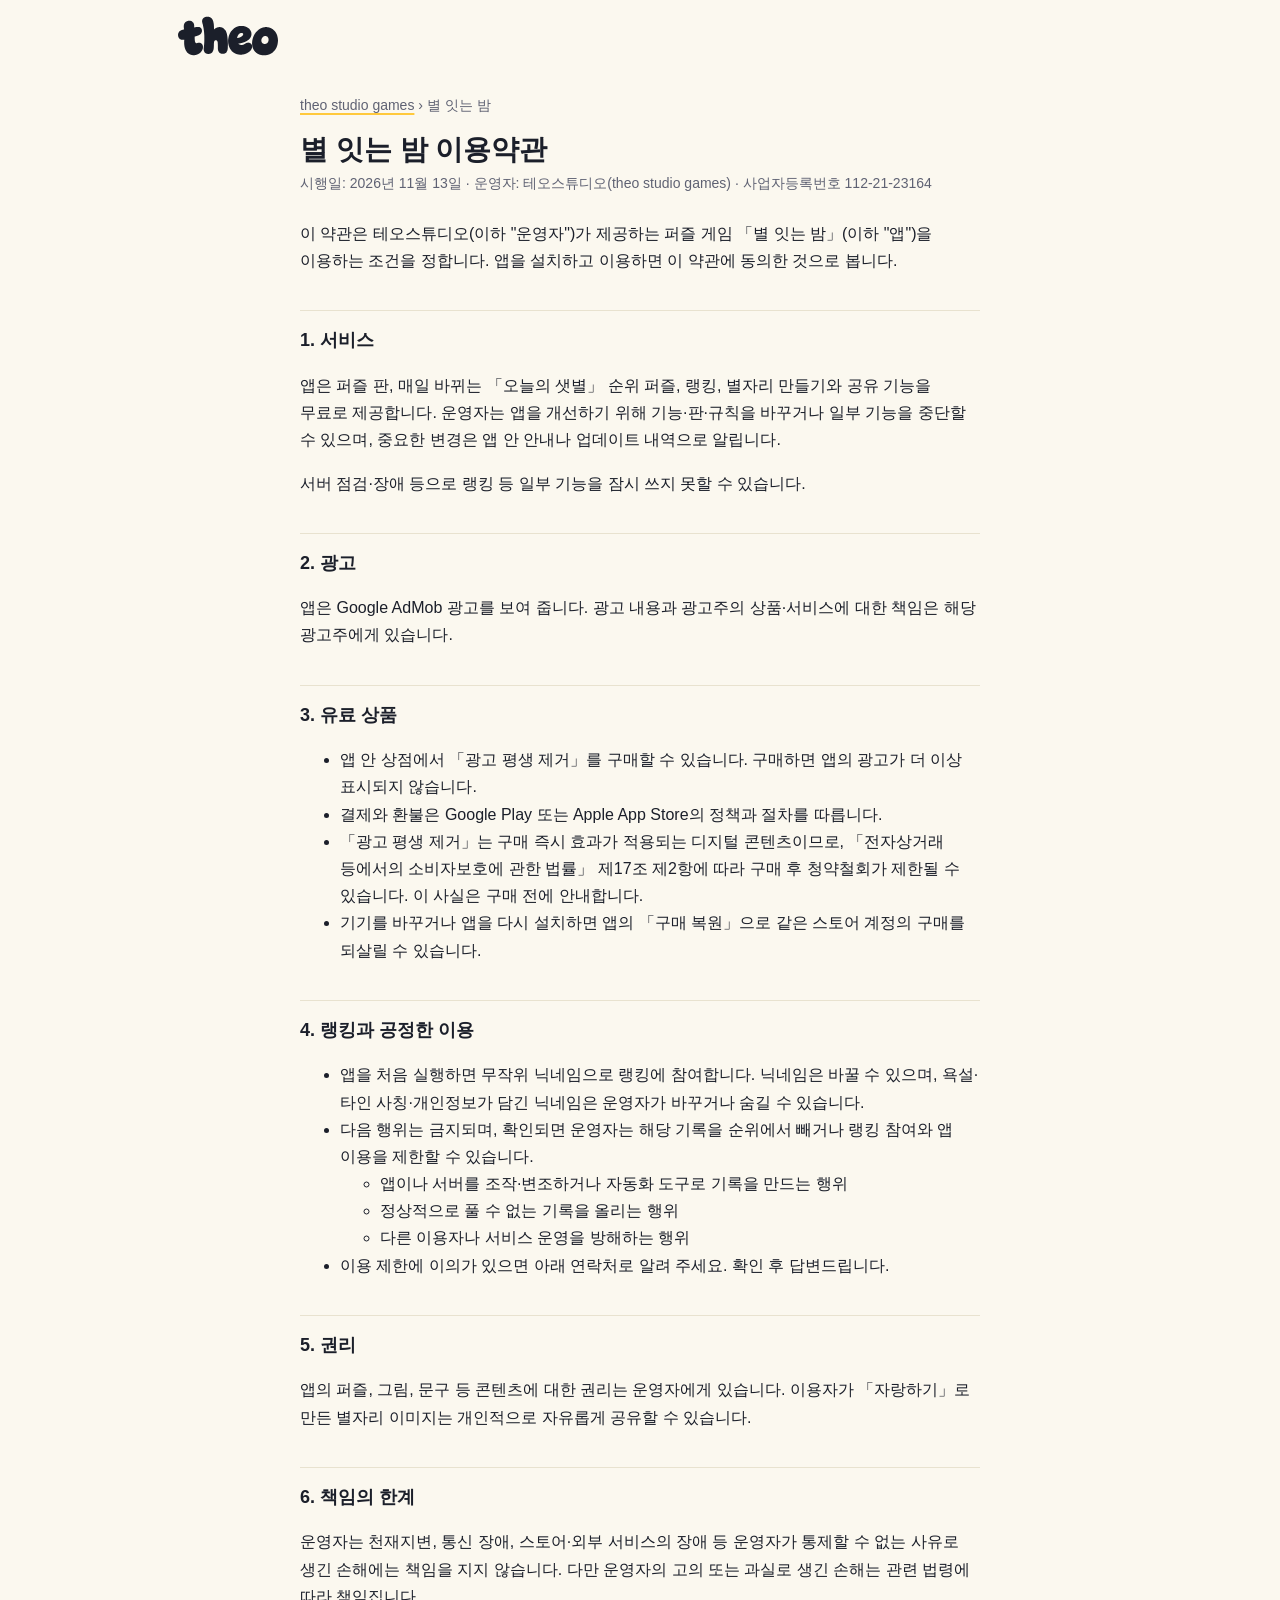
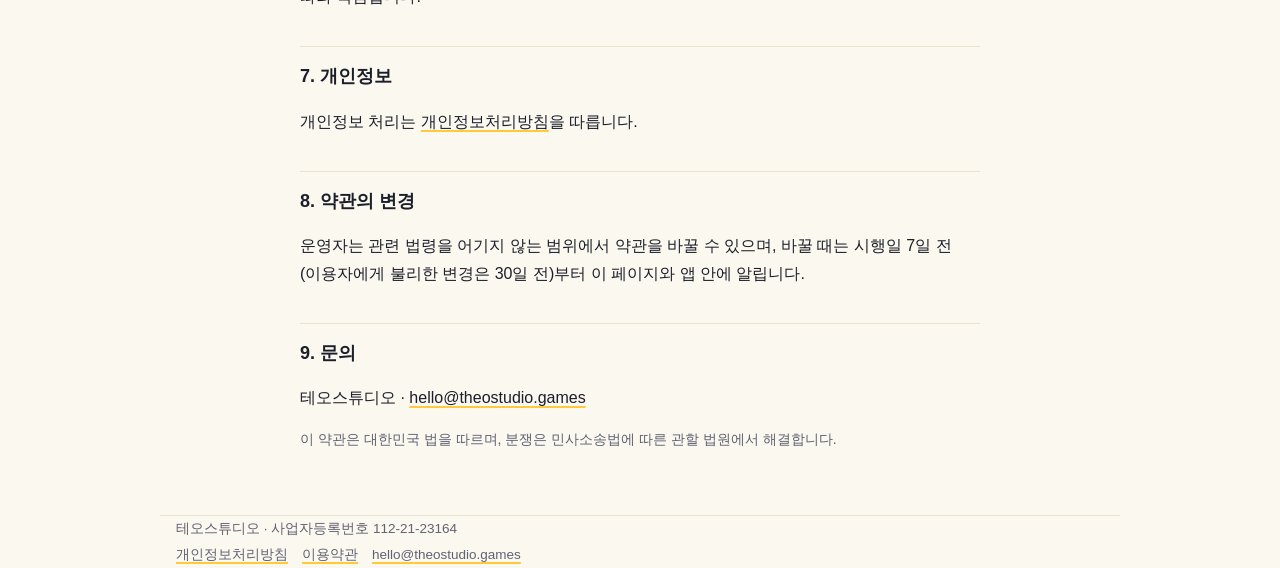
<file: starnight/terms/index.html>
<!doctype html>
<html lang="ko">
<head>
<meta charset="utf-8">
<meta name="viewport" content="width=device-width, initial-scale=1">
<title>별 잇는 밤 이용약관</title>
<meta name="description" content="별 잇는 밤 이용약관">
<meta name="color-scheme" content="light dark">
<meta name="theme-color" content="#fbf8ef" media="(prefers-color-scheme: light)">
<meta name="theme-color" content="#13161f" media="(prefers-color-scheme: dark)">
<link rel="icon" href="../../favicon.ico" sizes="any">
<link rel="icon" href="../../favicon.svg" type="image/svg+xml">
<link rel="apple-touch-icon" href="../../apple-touch-icon.png">
<link rel="manifest" href="../../site.webmanifest">
<link rel="stylesheet" href="../../style.css">
<meta property="og:title" content="별 잇는 밤 이용약관">
<meta property="og:description" content="별 잇는 밤 이용약관">
<meta property="og:image" content="https://theostudio.games/icon-512.png">
</head>
<body><div class="wrap"><header class="top">
  <a class="logo" href="../../" aria-label="theo studio games"><img class="on-light" src="../../img/theo-navy.svg" alt="theo" width="120" height="40"><img class="on-dark" src="../../img/theo-yellow.svg" alt="theo" width="120" height="40"></a>
  
</header></div>
<main class="doc"><p class="crumb"><a href="../../">theo studio games</a> › 별 잇는 밤</p>
  <h1>별 잇는 밤 이용약관</h1>
  <p class="meta">시행일: 2026년 11월 13일 · 운영자: 테오스튜디오(theo studio games) · 사업자등록번호 112-21-23164</p>
  <p>이 약관은 테오스튜디오(이하 "운영자")가 제공하는 퍼즐 게임 「별 잇는 밤」(이하 "앱")을 이용하는 조건을 정합니다. 앱을 설치하고 이용하면 이 약관에 동의한 것으로 봅니다.</p>

  <h2>1. 서비스</h2>
  <p>앱은 퍼즐 판, 매일 바뀌는 「오늘의 샛별」 순위 퍼즐, 랭킹, 별자리 만들기와 공유 기능을 무료로 제공합니다. 운영자는 앱을 개선하기 위해 기능·판·규칙을 바꾸거나 일부 기능을 중단할 수 있으며, 중요한 변경은 앱 안 안내나 업데이트 내역으로 알립니다.</p>
  <p>서버 점검·장애 등으로 랭킹 등 일부 기능을 잠시 쓰지 못할 수 있습니다.</p>

  <h2>2. 광고</h2>
  <p>앱은 Google AdMob 광고를 보여 줍니다. 광고 내용과 광고주의 상품·서비스에 대한 책임은 해당 광고주에게 있습니다.</p>

  <h2>3. 유료 상품</h2>
  <ul>
    <li>앱 안 상점에서 「광고 평생 제거」를 구매할 수 있습니다. 구매하면 앱의 광고가 더 이상 표시되지 않습니다.</li>
    <li>결제와 환불은 Google Play 또는 Apple App Store의 정책과 절차를 따릅니다.</li>
    <li>「광고 평생 제거」는 구매 즉시 효과가 적용되는 디지털 콘텐츠이므로, 「전자상거래 등에서의 소비자보호에 관한 법률」 제17조 제2항에 따라 구매 후 청약철회가 제한될 수 있습니다. 이 사실은 구매 전에 안내합니다.</li>
    <li>기기를 바꾸거나 앱을 다시 설치하면 앱의 「구매 복원」으로 같은 스토어 계정의 구매를 되살릴 수 있습니다.</li>
  </ul>

  <h2>4. 랭킹과 공정한 이용</h2>
  <ul>
    <li>앱을 처음 실행하면 무작위 닉네임으로 랭킹에 참여합니다. 닉네임은 바꿀 수 있으며, 욕설·타인 사칭·개인정보가 담긴 닉네임은 운영자가 바꾸거나 숨길 수 있습니다.</li>
    <li>다음 행위는 금지되며, 확인되면 운영자는 해당 기록을 순위에서 빼거나 랭킹 참여와 앱 이용을 제한할 수 있습니다.
      <ul>
        <li>앱이나 서버를 조작·변조하거나 자동화 도구로 기록을 만드는 행위</li>
        <li>정상적으로 풀 수 없는 기록을 올리는 행위</li>
        <li>다른 이용자나 서비스 운영을 방해하는 행위</li>
      </ul>
    </li>
    <li>이용 제한에 이의가 있으면 아래 연락처로 알려 주세요. 확인 후 답변드립니다.</li>
  </ul>

  <h2>5. 권리</h2>
  <p>앱의 퍼즐, 그림, 문구 등 콘텐츠에 대한 권리는 운영자에게 있습니다. 이용자가 「자랑하기」로 만든 별자리 이미지는 개인적으로 자유롭게 공유할 수 있습니다.</p>

  <h2>6. 책임의 한계</h2>
  <p>운영자는 천재지변, 통신 장애, 스토어·외부 서비스의 장애 등 운영자가 통제할 수 없는 사유로 생긴 손해에는 책임을 지지 않습니다. 다만 운영자의 고의 또는 과실로 생긴 손해는 관련 법령에 따라 책임집니다.</p>

  <h2>7. 개인정보</h2>
  <p>개인정보 처리는 <a href="https://theostudio.games/starnight/privacy/">개인정보처리방침</a>을 따릅니다.</p>

  <h2>8. 약관의 변경</h2>
  <p>운영자는 관련 법령을 어기지 않는 범위에서 약관을 바꿀 수 있으며, 바꿀 때는 시행일 7일 전(이용자에게 불리한 변경은 30일 전)부터 이 페이지와 앱 안에 알립니다.</p>

  <h2>9. 문의</h2>
  <p>테오스튜디오 · <a href="mailto:hello@theostudio.games">hello@theostudio.games</a></p>
  <p class="meta">이 약관은 대한민국 법을 따르며, 분쟁은 민사소송법에 따른 관할 법원에서 해결합니다.</p>
</main>
<footer class="wrap foot"><div class="row"><span>테오스튜디오 · 사업자등록번호 112-21-23164</span></div><div class="row"><a href="../../starnight/privacy/">개인정보처리방침</a><a href="../../starnight/terms/">이용약관</a><a href="mailto:hello@theostudio.games">hello@theostudio.games</a></div></footer>
</body>
</html>
</file>
<file: style.css>
/* theo studio games · 브랜드: 노랑 #ffc93c · 남색 #1b1f2a (theo-infra/docs/브랜드.md) */
:root{
  --yellow:#ffc93c; --navy:#1b1f2a;
  --bg:#fbf8ef; --surface:#ffffff; --fg:#1b1f2a; --muted:#5f6273; --line:#e8e2cf;
  --link:#1b1f2a; --link-line:#ffc93c; --chip:#f3eedd;
  --shadow:0 1px 0 rgba(27,31,42,.04),0 10px 30px rgba(27,31,42,.06);
}
@media (prefers-color-scheme:dark){
  :root{
    --bg:#13161f; --surface:#1b1f2a; --fg:#f3f1ea; --muted:#a9abb8; --line:#2b3040;
    --link:#ffc93c; --link-line:rgba(255,201,60,.45); --chip:#242938;
    --shadow:0 1px 0 rgba(0,0,0,.2),0 10px 30px rgba(0,0,0,.25);
  }
}
*{box-sizing:border-box}
html{-webkit-text-size-adjust:100%}
body{margin:0;background:var(--bg);color:var(--fg);font:16px/1.7 -apple-system,BlinkMacSystemFont,"Apple SD Gothic Neo","Noto Sans KR","Segoe UI",sans-serif;word-break:keep-all;overflow-wrap:break-word}
a{color:var(--link);text-decoration:underline;text-decoration-color:var(--link-line);text-decoration-thickness:2px;text-underline-offset:3px}
a:hover{text-decoration-color:currentColor}
img{max-width:100%;display:block}
.wrap{max-width:960px;margin:0 auto;padding:0 20px}

/* 위 막대 */
.top{display:flex;align-items:center;justify-content:space-between;height:72px}
.logo{display:block;width:120px;height:40px;margin-left:-8px}
.logo .on-dark{display:none}
@media (prefers-color-scheme:dark){.logo .on-light{display:none}.logo .on-dark{display:block}}
.lang{font-size:14px;font-weight:600;text-decoration:none;color:var(--muted);border:1px solid var(--line);border-radius:999px;padding:6px 14px;line-height:1}
.lang:hover{color:var(--fg);border-color:var(--fg)}

/* 첫 화면 */
.hero{background:var(--yellow);color:var(--navy);border-radius:28px;padding:44px 28px 40px;margin:8px 0 56px;position:relative;overflow:hidden}
.hero h1{margin:0;font-size:clamp(30px,7.4vw,52px);line-height:1.22;letter-spacing:-.02em;font-weight:800;max-width:14em}
.hero p{margin:16px 0 0;font-size:clamp(16px,2.4vw,19px);font-weight:500;opacity:.78;max-width:30em}
.hero .dots{position:absolute;right:-18px;bottom:-18px;width:180px;height:180px;opacity:.16;pointer-events:none}

/* 구역 제목 */
.sec{margin:0 0 56px}
.sec h2{font-size:14px;font-weight:700;letter-spacing:.08em;text-transform:uppercase;color:var(--muted);margin:0 0 16px}

/* 게임 카드 */
.game{background:linear-gradient(180deg,#1a2350 0%,#0d1230 55%,#070b1f 100%);color:#e8eeff;border-radius:28px;padding:28px 0 28px;box-shadow:var(--shadow);overflow:hidden}
.game-head{display:flex;gap:16px;align-items:center;padding:0 28px}
.game-head img{width:72px;height:72px;border-radius:18px;flex:none;box-shadow:0 6px 20px rgba(0,0,0,.35)}
.game-head h3{margin:0;font-size:24px;line-height:1.25;font-weight:800}
.badge{display:inline-block;margin-top:6px;font-size:12px;font-weight:700;color:var(--navy);background:var(--yellow);border-radius:999px;padding:3px 10px;line-height:1.4}
.game-desc{padding:0 28px;margin:18px 0 0;color:#c4d0f0;font-size:16px;max-width:36em}
.shots{display:flex;gap:12px;overflow-x:auto;scroll-snap-type:x mandatory;scroll-padding-inline:28px;padding:22px 28px 6px;scrollbar-width:none}
.shots::-webkit-scrollbar{display:none}
.shots figure{margin:0;flex:0 0 46%;max-width:210px;scroll-snap-align:start}
.shots img{width:100%;height:auto;aspect-ratio:390/847;object-fit:cover;border-radius:18px;box-shadow:0 0 0 1px rgba(190,210,255,.18),0 8px 22px rgba(0,0,0,.35)}
.shots figcaption{font-size:13px;color:#9aa8cc;margin-top:8px;line-height:1.45}
.stores{display:flex;flex-wrap:wrap;gap:10px;padding:18px 28px 0}
.store{display:inline-flex;align-items:center;gap:8px;height:44px;padding:0 18px;border-radius:999px;font-size:14px;font-weight:600;color:#c9c6ee;border:1px solid rgba(200,195,255,.32)}
.store small{font-size:12px;font-weight:600;color:var(--yellow)}
.game-links{padding:16px 28px 0;font-size:14px;color:#9aa8cc}
.game-links a{color:#e8eeff;text-decoration-color:rgba(255,201,60,.6)}

/* 다음 자리 */
.next{margin-top:16px;border:2px dashed var(--line);border-radius:28px;padding:26px 28px;display:flex;gap:16px;align-items:center;color:var(--muted)}
.next .ph{width:56px;height:56px;border-radius:16px;background:var(--chip);flex:none;display:grid;place-items:center;font-size:24px;font-weight:800;color:var(--muted)}
.next b{display:block;color:var(--fg);font-size:17px}

/* 문의 */
.contact{background:var(--surface);border:1px solid var(--line);border-radius:22px;padding:22px 24px;box-shadow:var(--shadow)}
.contact p{margin:0}
.contact a{font-size:19px;font-weight:700}

/* 하단 */
.foot{border-top:1px solid var(--line);padding-top:24px;padding-bottom:48px;font-size:13.5px;color:var(--muted);line-height:1.9}
.foot a{color:var(--muted)}
.foot .row{display:flex;flex-wrap:wrap;gap:4px 14px}

@media (min-width:720px){
  .hero{padding:64px 56px 60px;margin-bottom:72px}
  .game-head,.game-desc,.stores,.game-links{padding-left:44px;padding-right:44px}
  .game{padding:40px 0}
  .shots{padding:26px 44px 6px;overflow:visible}
  .shots figure{flex:1 1 0}
}

/* 약관·방침 문서 */
.doc{max-width:720px;margin:0 auto;padding:8px 20px 40px}
.doc h1{font-size:28px;line-height:1.3;margin:12px 0 4px}
.doc h2{font-size:18px;margin:36px 0 8px;padding-top:14px;border-top:1px solid var(--line)}
.doc .meta{color:var(--muted);font-size:14px;margin:0 0 24px}
.doc table{width:100%;border-collapse:collapse;font-size:14.5px;margin:8px 0}
.doc th,.doc td{text-align:left;vertical-align:top;padding:8px 10px;border-bottom:1px solid var(--line)}
.doc th{color:var(--muted);font-weight:600}
.doc .wrap{overflow-x:auto;padding:0}
.crumb{font-size:14px;color:var(--muted)}
.crumb a{color:var(--muted)}

/* 게임 소개 페이지 */
.game.solo{margin:8px 0 56px}
.game.solo .game-head img{width:96px;height:96px;border-radius:24px}
.game.solo h1{margin:0;font-size:clamp(28px,6vw,40px);line-height:1.2;font-weight:800}
.game-desc.lead{font-size:clamp(17px,2.6vw,20px);color:#dfe6ff}
.feats{list-style:none;margin:22px 0 0;padding:0 28px;display:grid;gap:14px}
.feats li{background:rgba(200,220,255,.06);border:1px solid rgba(190,210,255,.15);border-radius:18px;padding:16px 18px;color:#c4d0f0;font-size:15px;line-height:1.6}
.feats b{display:block;color:#fff;font-size:17px;margin-bottom:2px}
@media (min-width:720px){.feats{grid-template-columns:1fr 1fr;padding:0 44px}}
a.store{text-decoration:none}
a.store[href]{cursor:pointer}
a.store[href]:hover{border-color:var(--yellow)}
a.store[aria-disabled]{cursor:default}

/* 큰 스토어 버튼 (홈·소개·받기 공통) — a.store[data-store][aria-disabled] > small[data-soon] 연결부는 stores.js 가 씀
   출시 전: 글자 버튼(.txt) · 출시 후: 공식 배지(.badge-img)가 있는 버튼(.has-badge)은 배지로 바뀜 */
.stores.big{display:grid;grid-template-columns:1fr 1fr;gap:10px;padding-top:20px}
.stores.big .store{height:56px;padding:0 8px;border-radius:14px;justify-content:center;font-size:16px;font-weight:700;color:#fff;background:rgba(255,255,255,.08);border:1px solid rgba(200,210,255,.28)}
.stores.big .store .txt{display:flex;flex-direction:column;align-items:center;line-height:1.25;white-space:nowrap}
.stores.big .store small{font-size:12px}
.store .badge-img{display:none}
.stores.big .store.has-badge:not([aria-disabled]){height:auto;min-height:56px;padding:0;background:none;border:0}
.store.has-badge:not([aria-disabled]) .badge-img{display:block;width:100%;max-width:216px;height:auto;margin:0 auto}
.store.has-badge:not([aria-disabled]) .txt{display:none}

/* 홈: 게임이 첫 화면 */
.wrap{padding:0 16px}
.hero-game{margin:4px 0 40px;padding:24px 0 26px}
.eyebrow{padding:0 20px;font-size:13px;font-weight:700;letter-spacing:.04em;color:var(--yellow);margin:0 0 14px}
.hero-game .game-head{padding:0 20px}
.hero-game .game-head img{width:64px;height:64px;border-radius:16px}
.hero-game h1{margin:0;font-size:30px;line-height:1.2;font-weight:800}
.hero-game h1 a{color:inherit;text-decoration:none}
.kw{display:block;font-size:14px;color:#9aa8cc;font-weight:600;margin-top:2px}
.hero-game .game-desc{padding:0 20px;font-size:16.5px;color:#dfe6ff}
.hero-game .stores{padding:20px 20px 0}
.hero-game .shots{padding:22px 20px 6px;scroll-padding-inline:20px}
.more{padding:14px 20px 0;margin:0;font-size:14.5px}
.more a{color:#e8eeff;text-decoration-color:rgba(255,201,60,.6)}
.studio{background:var(--yellow);color:var(--navy);border-radius:24px;padding:24px 22px;margin:0 0 40px;position:relative;overflow:hidden}
.studio h2{margin:0;font-size:20px;line-height:1.35;font-weight:800;letter-spacing:0;text-transform:none;color:var(--navy)}
.studio p{margin:6px 0 0;font-size:14.5px;opacity:.8;position:relative}
.studio .dots{position:absolute;right:-14px;bottom:-14px;width:110px;height:110px;opacity:.16;pointer-events:none}
@media (min-width:720px){
  .hero-game{display:grid;grid-template-columns:1.1fr .9fr;padding:48px 0 0;align-items:start}
  .hero-game>.hg-text{padding:0 0 44px 28px}
  .hero-game .eyebrow,.hero-game .game-head,.hero-game .game-desc,.hero-game .stores,.hero-game .more{padding-left:20px;padding-right:20px}
  .hero-game h1{font-size:40px}
  .hero-game .stores.big{max-width:420px}
  .hero-game .shots{overflow:hidden;padding:0 28px 0 0;gap:14px;align-self:end}
  .hero-game .shots figure{flex:1 1 0;max-width:none}
  .hero-game .shots figure:nth-child(n+3){display:none}
  .hero-game .shots img{border-radius:18px 18px 0 0}
  .hero-game .shots figcaption{display:none}
  .studio{padding:32px 40px}
}
.game.solo .stores.big{padding-top:20px}
@media (min-width:720px){.game.solo .stores.big{max-width:508px}}

/* 받기(/get) */
.land{margin:8px 0 40px;padding:32px 20px 28px;text-align:center}
.land .ic{width:112px;height:112px;border-radius:26px;margin:0 auto;box-shadow:0 10px 30px rgba(0,0,0,.45)}
.land h1{margin:18px 0 0;font-size:32px;line-height:1.2;font-weight:800}
.land .kw{font-size:15px;margin-top:6px}
.land .badge{margin-top:12px}
.land .one{margin:14px auto 0;max-width:24em;color:#c4d0f0;font-size:16px}
.land .stores.big{grid-template-columns:1fr;padding:24px 0 0;max-width:360px;margin:0 auto}
.land .note{margin:16px auto 0;max-width:24em;font-size:13.5px;color:#9aa8cc;line-height:1.6}
.land .note-live{display:none}
.is-live .land .note-live{display:inline}
.land .links{margin:20px 0 0;font-size:14px;color:#9aa8cc}
.land .links a{color:#e8eeff;text-decoration-color:rgba(255,201,60,.6)}
.qr{display:none}
@media (min-width:720px){
  .land{display:grid;grid-template-columns:1fr 260px;gap:0 48px;text-align:left;padding:48px 52px;align-items:center}
  .land .ic{margin:0}
  .land .stores.big{grid-template-columns:1fr 1fr;max-width:420px;margin:0}
  .land .one,.land .note{margin-left:0;margin-right:0}
  .qr{display:flex;flex-direction:column;align-items:center;gap:12px;background:rgba(200,220,255,.06);border:1px solid rgba(190,210,255,.15);border-radius:22px;padding:22px}
  .qr .code{background:#fff;border-radius:14px;padding:10px;width:180px;height:180px}
  .qr .code img{width:100%;height:100%}
  .qr b{font-size:16px;color:#fff}
  .qr span{font-size:13.5px;color:#9aa8cc;text-align:center;line-height:1.55}
}
/* 공식 배지의 「보이는 높이」를 --bh 하나로 맞춤 (휴대폰 2칸 42 · 받기·PC 52)
   App Store SVG 는 여백 없음 → 높이 그대로. Google Play PNG(646×250)는 투명 여백만큼 키우고 음수 여백으로 상쇄
   ko 보이는 영역 646×192 (위아래 29) · en 564×168 (사방 41) */
.stores.big{--bh:42px}
.land .stores.big{--bh:52px}
@media (min-width:720px){.stores.big{--bh:52px}}
.store.has-badge:not([aria-disabled]) .badge-img{width:auto;max-width:none;height:var(--bh);margin:0}
.store.has-badge:not([aria-disabled]) .badge-img[src*="googleplay-ko"]{height:calc(var(--bh) * 250 / 192);margin:calc(var(--bh) * -29 / 192) 0}
.store.has-badge:not([aria-disabled]) .badge-img[src*="googleplay-en"]{height:calc(var(--bh) * 250 / 168);margin:calc(var(--bh) * -41 / 168)}

/* 소개 페이지 추천 대상·자주 묻는 질문 (/starnight/, /en/starnight/) */
.recommend,.faq{margin:28px 0 0;padding:0 28px}
.recommend h2,.faq h2{font-size:19px;font-weight:800;color:#fff;margin:0 0 12px}
.recommend ul{margin:0;padding:0 0 0 1.1em;color:#c4d0f0;font-size:15px;line-height:1.75}
.faq details{border-top:1px solid rgba(190,210,255,.15);padding:12px 0}
.faq details:last-child{border-bottom:1px solid rgba(190,210,255,.15)}
.faq summary{cursor:pointer;color:#fff;font-size:15.5px;font-weight:700;line-height:1.5}
.faq p{margin:8px 0 0;color:#c4d0f0;font-size:15px;line-height:1.65}
@media (min-width:720px){.recommend,.faq{padding:0 44px}}
</file>
